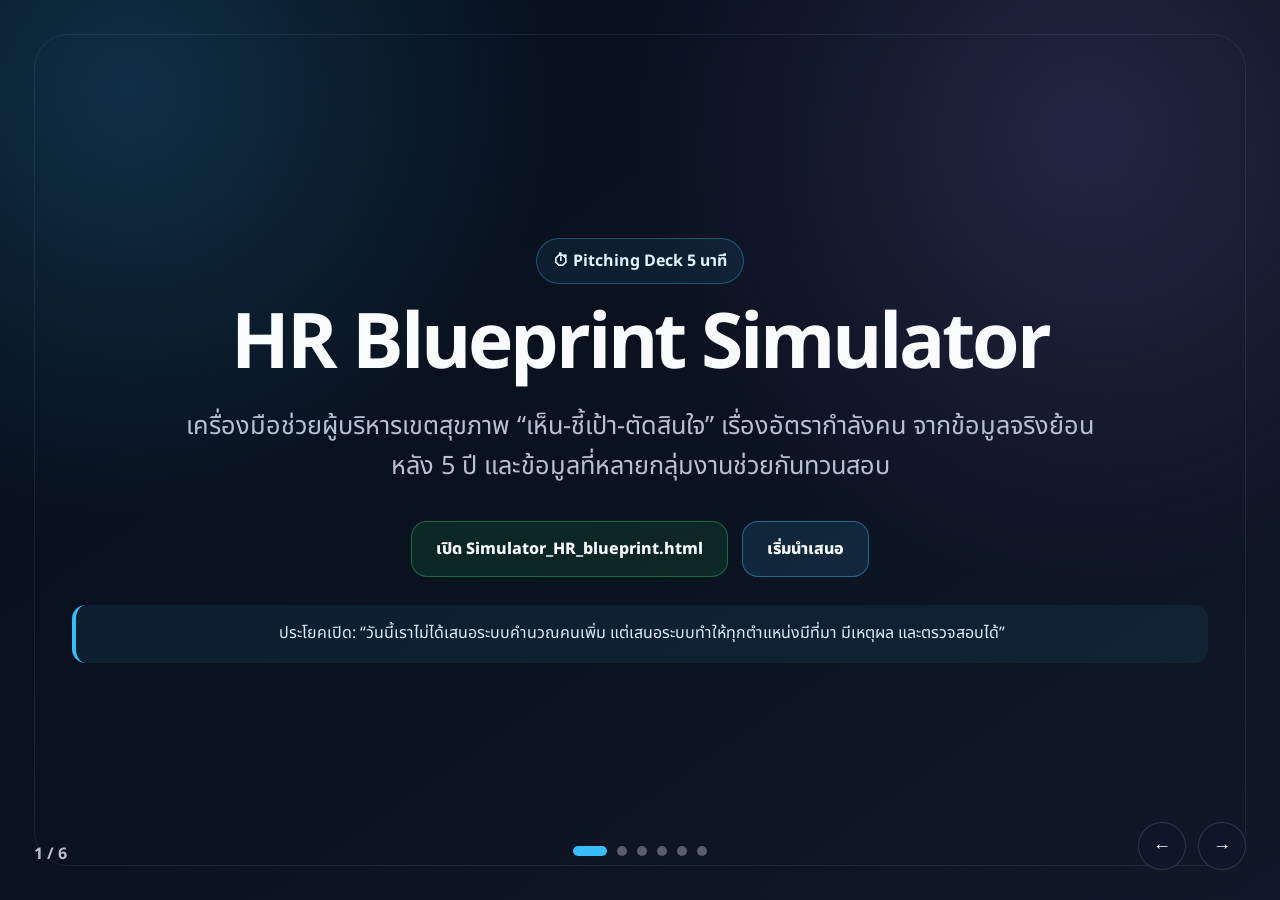
<file: index.html>
<!DOCTYPE html>
<html lang="th">
<head>
  <meta charset="UTF-8">
  <meta name="viewport" content="width=device-width, initial-scale=1.0">
  <title>HR Blueprint Simulator Pitching Deck — เขตสุขภาพที่ 1</title>
  <link href="https://fonts.googleapis.com/css2?family=Inter:wght@400;600;700;800&family=Noto+Sans+Thai:wght@400;500;600;700;800&display=swap" rel="stylesheet">
  <style>
    :root {
      --bg: #07111f;
      --panel: rgba(15, 23, 42, 0.78);
      --line: rgba(148, 163, 184, 0.24);
      --text: #f8fafc;
      --muted: #b6c2d2;
      --blue: #38bdf8;
      --green: #22c55e;
      --amber: #f59e0b;
      --red: #fb7185;
      --violet: #a78bfa;
    }

    * { box-sizing: border-box; margin: 0; padding: 0; }
    body {
      width: 100vw;
      height: 100vh;
      overflow: hidden;
      font-family: 'Noto Sans Thai', 'Inter', sans-serif;
      background:
        radial-gradient(circle at 10% 10%, rgba(56, 189, 248, 0.18), transparent 30%),
        radial-gradient(circle at 85% 15%, rgba(167, 139, 250, 0.16), transparent 34%),
        linear-gradient(145deg, #06101d, #0b1220 55%, #111827);
      color: var(--text);
    }

    .deck { display: flex; width: 100%; height: 100%; transition: transform .55s cubic-bezier(.65,0,.35,1); }
    .slide {
      min-width: 100vw;
      height: 100vh;
      padding: 54px 72px;
      display: flex;
      align-items: center;
      justify-content: center;
      position: relative;
    }
    .slide::after {
      content: '';
      position: absolute;
      inset: 34px;
      border: 1px solid rgba(148, 163, 184, .12);
      border-radius: 34px;
      pointer-events: none;
    }
    .content { width: min(1180px, 100%); opacity: 0; transform: translateY(18px); transition: all .45s ease .16s; }
    .active-slide .content { opacity: 1; transform: translateY(0); }

    .eyebrow { color: var(--blue); font-weight: 800; letter-spacing: .08em; text-transform: uppercase; margin-bottom: 14px; font-size: .95rem; }
    h1 { font-size: clamp(3rem, 6vw, 5.8rem); line-height: 1.04; letter-spacing: -.04em; margin-bottom: 22px; }
    h2 { font-size: clamp(2.15rem, 4.1vw, 4rem); line-height: 1.12; letter-spacing: -.03em; margin-bottom: 24px; }
    h3 { font-size: 1.32rem; margin-bottom: 10px; }
    p { color: var(--muted); font-size: 1.28rem; line-height: 1.58; }
    strong { color: #ffffff; }

    .hero-sub { font-size: 1.58rem; max-width: 920px; margin: 0 auto; }
    .time-pill {
      display: inline-flex; gap: 9px; align-items: center;
      border: 1px solid rgba(56, 189, 248, .35);
      color: #dff6ff;
      background: rgba(56, 189, 248, .08);
      padding: 10px 16px;
      border-radius: 999px;
      margin-bottom: 22px;
      font-weight: 700;
    }
    .grid { display: grid; grid-template-columns: repeat(3, 1fr); gap: 18px; margin-top: 30px; }
    .grid.two { grid-template-columns: repeat(2, 1fr); }
    .card {
      background: var(--panel);
      border: 1px solid var(--line);
      border-radius: 24px;
      padding: 24px 26px;
      box-shadow: 0 20px 60px rgba(0,0,0,.20);
      min-height: 150px;
    }
    .card.big { min-height: 210px; }
    .card p, .item p { font-size: 1.04rem; line-height: 1.48; }
    .icon { font-size: 2.1rem; margin-bottom: 8px; display: block; }
    .tag { display: inline-block; padding: 5px 10px; border-radius: 999px; font-size: .82rem; font-weight: 800; margin-bottom: 12px; }
    .tag.red { color: #ffe4e6; background: rgba(251, 113, 133, .16); border: 1px solid rgba(251,113,133,.25); }
    .tag.green { color: #dcfce7; background: rgba(34,197,94,.15); border: 1px solid rgba(34,197,94,.25); }
    .tag.amber { color: #fef3c7; background: rgba(245,158,11,.15); border: 1px solid rgba(245,158,11,.28); }
    .tag.violet { color: #ede9fe; background: rgba(167,139,250,.15); border: 1px solid rgba(167,139,250,.28); }

    .list { display: grid; gap: 14px; margin-top: 28px; }
    .item {
      display: grid;
      grid-template-columns: 44px 1fr;
      align-items: start;
      gap: 14px;
      padding: 18px 20px;
      border: 1px solid var(--line);
      background: rgba(15, 23, 42, .68);
      border-radius: 20px;
    }
    .mark {
      width: 44px; height: 44px; border-radius: 15px;
      display: grid; place-items: center;
      background: rgba(56,189,248,.12);
      color: var(--blue); font-weight: 900;
      font-size: 1.15rem;
    }
    .workflow { display: grid; grid-template-columns: repeat(5, 1fr); gap: 13px; margin-top: 30px; }
    .step {
      border: 1px solid rgba(56,189,248,.25);
      background: rgba(8, 47, 73, .42);
      border-radius: 22px;
      padding: 18px;
      min-height: 165px;
      position: relative;
    }
    .step b { color: var(--blue); display: block; font-size: 1.8rem; margin-bottom: 8px; }
    .step p { font-size: .98rem; line-height: 1.42; }
    .formula {
      display: grid; grid-template-columns: 1fr auto 1fr auto 1fr; align-items: center; gap: 16px; margin-top: 34px;
    }
    .formula .box {
      padding: 28px;
      border-radius: 26px;
      background: rgba(15,23,42,.78);
      border: 1px solid var(--line);
      text-align: center;
      min-height: 174px;
    }
    .formula .op { color: var(--muted); font-size: 2.4rem; font-weight: 900; }
    .box .small { font-size: 1rem; margin-top: 8px; }
    .proof-grid { display: grid; grid-template-columns: 1.05fr .95fr; gap: 22px; margin-top: 28px; align-items: stretch; }
    .proof-panel {
      padding: 28px;
      background: rgba(15,23,42,.8);
      border: 1px solid var(--line);
      border-radius: 26px;
    }
    .proof-line { display: flex; gap: 13px; align-items: center; margin: 16px 0; font-size: 1.16rem; color: #e2e8f0; }
    .proof-line span { color: var(--green); font-weight: 900; }
    .speaker { margin-top: 28px; padding: 16px 20px; border-left: 4px solid var(--blue); background: rgba(56,189,248,.08); color: #dbeafe; border-radius: 14px; font-size: 1rem; }
    .cta-row { display: flex; gap: 14px; justify-content: center; flex-wrap: wrap; margin-top: 34px; }
    .button {
      border: 1px solid rgba(56,189,248,.45);
      background: rgba(56,189,248,.12);
      color: #f8fafc;
      padding: 15px 24px;
      border-radius: 16px;
      text-decoration: none;
      font-weight: 800;
      transition: .2s;
    }
    .button:hover { background: rgba(56,189,248,.22); transform: translateY(-2px); }
    .button.secondary { border-color: rgba(34,197,94,.45); background: rgba(34,197,94,.12); }

    .controls { position: fixed; right: 34px; bottom: 30px; display: flex; gap: 12px; z-index: 50; }
    .nav-btn {
      width: 48px; height: 48px; border-radius: 999px;
      background: rgba(15,23,42,.86);
      border: 1px solid var(--line);
      color: white;
      cursor: pointer;
      font-size: 1.15rem;
    }
    .dots { position: fixed; left: 50%; bottom: 44px; transform: translateX(-50%); display: flex; gap: 10px; z-index: 50; }
    .dot { width: 10px; height: 10px; border-radius: 999px; background: rgba(226,232,240,.35); cursor: pointer; transition: .2s; }
    .dot.active { width: 34px; background: var(--blue); }
    .slide-no { position: fixed; left: 34px; bottom: 34px; color: var(--muted); z-index: 50; font-weight: 700; }

    @media (max-width: 920px) {
      body { overflow: auto; height: auto; }
      .deck { display: block; transform: none !important; }
      .slide { min-width: auto; min-height: 100vh; height: auto; padding: 48px 22px; }
      .slide::after, .controls, .dots, .slide-no { display: none; }
      .grid, .grid.two, .workflow, .proof-grid, .formula { grid-template-columns: 1fr; }
      .formula .op { display: none; }
    }
  </style>
</head>
<body>
  <main class="deck" id="deck">
    <section class="slide active-slide">
      <div class="content" style="text-align:center;">
        <div class="time-pill">⏱ Pitching Deck 5 นาที</div>
        <h1>HR Blueprint Simulator</h1>
        <p class="hero-sub">เครื่องมือช่วยผู้บริหารเขตสุขภาพ “เห็น-ชี้เป้า-ตัดสินใจ” เรื่องอัตรากำลังคน จากข้อมูลจริงย้อนหลัง 5 ปี และข้อมูลที่หลายกลุ่มงานช่วยกันทวนสอบ</p>
        <div class="cta-row">
          <a class="button secondary" href="Simulator_HR_blueprint.html">เปิด Simulator_HR_blueprint.html</a>
          <a class="button" href="#" onclick="goToSlide(1); return false;">เริ่มนำเสนอ</a>
        </div>
        <p class="speaker">ประโยคเปิด: “วันนี้เราไม่ได้เสนอระบบคำนวณคนเพิ่ม แต่เสนอระบบทำให้ทุกตำแหน่งมีที่มา มีเหตุผล และตรวจสอบได้”</p>
      </div>
    </section>

    <section class="slide">
      <div class="content">
        <div class="eyebrow">1 / ปัญหาที่ผู้ตรวจถาม</div>
        <h2>เขตต้องรู้ว่า “คนอยู่ตรงไหน ขาดตรงไหน และตำแหน่งว่างจัดการอย่างไร”</h2>
        <div class="grid two">
          <div class="card big">
            <span class="tag red">Pain Point</span>
            <h3>ข้อมูลอัตรากำลังกระจัดกระจาย</h3>
            <p>ต้องเห็นภาพรวมตาม <strong>ประเภทการจ้างงาน</strong> และ <strong>ประเภทวิชาชีพ</strong> แต่ข้อมูลจริงอยู่หลายระบบและหลายกลุ่มงาน</p>
          </div>
          <div class="card big">
            <span class="tag red">Blind Spot</span>
            <h3>ตำแหน่งว่างยังชี้เป้าไม่ครบ</h3>
            <p>เขตต้องรู้ว่า <strong>ตำแหน่งว่าง</strong> ใดบริหารได้แล้ว ตำแหน่งใดยังติดขัด และ <strong>ตำแหน่งที่ต้องยุบ</strong> มีจำนวนเท่าไร</p>
          </div>
        </div>
        <div class="list">
          <div class="item"><div class="mark">!</div><p>จังหวัดทำกระบวนการบริหารตำแหน่งหลายขั้น แต่เขตมักเห็นเพียงผลลัพธ์ปลายทาง ไม่เห็น process และ evidence กลางทาง</p></div>
          <div class="item"><div class="mark">!</div><p>ถ้าคิดตาม “กรอบ” อย่างเดียว อาจไม่สะท้อนภาระงานจริงและความซับซ้อนของพื้นที่</p></div>
        </div>
      </div>
    </section>

    <section class="slide">
      <div class="content">
        <div class="eyebrow">2 / แนวคิดที่นำมาแก้</div>
        <h2>เปลี่ยนจาก “ขอคนเพิ่ม” เป็น “พิสูจน์ความจำเป็นของคน”</h2>
        <div class="formula">
          <div class="box">
            <span class="icon">📌</span>
            <h3>Actual History</h3>
            <p class="small">ใช้ข้อมูลจริงย้อนหลัง 5 ปี: 2569, 2568, 2567, 2566, 2565</p>
          </div>
          <div class="op">+</div>
          <div class="box">
            <span class="icon">⚙️</span>
            <h3>WISN Logic</h3>
            <p class="small">เทียบภาระงานกับเวลามาตรฐาน AWT, CAS, IAS และ FTE</p>
          </div>
          <div class="op">+</div>
          <div class="box">
            <span class="icon">🤝</span>
            <h3>Collaborative Profile</h3>
            <p class="small">ให้ HR, HIS, ยุทธศาสตร์, NCD/Service Plan เติมข้อมูลใน Profile เดียวกัน</p>
          </div>
        </div>
        <p class="speaker">แก่นของระบบ: ไม่สร้างข้อมูลจากอนาคต ไม่เฉลี่ยยอดจังหวัดลงอำเภอโดยไม่มีหลักฐาน และไม่ตีความช่องว่างเป็นศูนย์</p>
      </div>
    </section>

    <section class="slide">
      <div class="content">
        <div class="eyebrow">3 / ใช้อย่างไร</div>
        <h2>Workflow เดียวที่เข้ากับงานราชการ: Excel + Google Sheets + Simulator</h2>
        <div class="workflow">
          <div class="step"><b>1</b><h3>เลือกพื้นที่</h3><p>จังหวัด / อำเภอ / หน่วยบริการ และปีอ้างอิงล่าสุด</p></div>
          <div class="step"><b>2</b><h3>Export Excel Template</h3><p>ได้ไฟล์ที่มีหัวตารางไทย คำอธิบาย หน่วย และแหล่งข้อมูลแนะนำ</p></div>
          <div class="step"><b>3</b><h3>กรอกพร้อมกัน</h3><p>เปิดใน Google Sheets ให้หลายกลุ่มงานแก้ไฟล์เดียว ไม่ต้องส่ง final หลายเวอร์ชัน</p></div>
          <div class="step"><b>4</b><h3>Import Excel / Sync</h3><p>นำข้อมูลกลับเข้า Simulator โดยข้ามแถวคำอธิบายอัตโนมัติ</p></div>
          <div class="step"><b>5</b><h3>ตรวจ Completeness</h3><p>ดูความครบถ้วนของ Population, Workload, Workforce, Target Need และ Provenance</p></div>
        </div>
        <p class="speaker">เหมาะกับสถานการณ์จริง เพราะไม่บังคับให้ทุกกลุ่มงานเข้าระบบใหม่ทันที แต่ยังรวมข้อมูลเป็นมาตรฐานเดียวกันได้</p>
      </div>
    </section>

    <section class="slide">
      <div class="content">
        <div class="eyebrow">4 / ได้คำตอบอะไร</div>
        <h2>สิ่งที่ผู้บริหารเขตเห็นได้ทันทีหลังวิเคราะห์</h2>
        <div class="grid">
          <div class="card"><span class="tag green">ภาพรวมคน</span><h3>มีคนเท่าไร</h3><p>แยกตามวิชาชีพ ปี และกำลังคนจริง เพื่อเห็น supply trend ย้อนหลัง</p></div>
          <div class="card"><span class="tag amber">ภาระงาน</span><h3>ควรมีคนเท่าไร</h3><p>คำนวณ Required FTE จาก workload จริง ไม่ใช่ความรู้สึกหรือค่าเฉลี่ยลอย ๆ</p></div>
          <div class="card"><span class="tag red">GAP</span><h3>ขาด/เกินตรงไหน</h3><p>เห็น HR GAP, WISN Ratio, Pressure และ Risk รายปี รายวิชาชีพ</p></div>
          <div class="card"><span class="tag violet">ตำแหน่งว่าง</span><h3>บริหารตำแหน่งอย่างไร</h3><p>ใช้ข้อมูล vacancy และ movement เพื่อชี้เป้าว่าควรเติม ย้าย ปรับ หรือทวนสอบ</p></div>
          <div class="card"><span class="tag violet">ตำแหน่งที่ต้องยุบ</span><h3>ชี้เป้าได้มีเหตุผล</h3><p>ระบุตำแหน่งที่ไม่มี workload รองรับหรือไม่สามารถบริหารได้ พร้อมหลักฐานประกอบ</p></div>
          <div class="card"><span class="tag green">แผนปีถัดไป</span><h3>ปรับแผนจากข้อมูลจริง</h3><p>เทียบกรอบ ภาระงาน ส่วนขาด และความพร้อมข้อมูล เพื่อจัดทำข้อเสนอปีต่อไป</p></div>
        </div>
      </div>
    </section>

    <section class="slide">
      <div class="content">
        <div class="eyebrow">5 / พิสูจน์ได้อย่างไร + ข้อเสนอ</div>
        <h2>คำตอบทุกตัวเลขต้องย้อนกลับไปตรวจได้</h2>
        <div class="proof-grid">
          <div class="proof-panel">
            <h3>Evidence Trail</h3>
            <div class="proof-line"><span>✓</span> สถานะข้อมูล: Draft → Reviewed → Verified</div>
            <div class="proof-line"><span>✓</span> มี owner, source, updated date และ note ทุก section</div>
            <div class="proof-line"><span>✓</span> ใช้ Trace & Export เพื่อแสดงสูตร แหล่งข้อมูล และข้อจำกัด</div>
            <div class="proof-line"><span>✓</span> ช่องว่าง = ยังไม่มีข้อมูล, 0 = ค่าจริงเป็นศูนย์</div>
          </div>
          <div class="proof-panel">
            <h3>Ask ในที่ประชุม</h3>
            <p>ขอให้เขตใช้ HR Blueprint Simulator เป็น “โต๊ะกลางข้อมูลอัตรากำลัง” เพื่อเก็บข้อมูลย้อนหลัง 5 ปี ทวนสอบตำแหน่งว่าง และจัดทำข้อเสนอเติมคน ปรับคน หรือยุบตำแหน่งในปีถัดไป</p>
            <div class="cta-row" style="justify-content:flex-start;">
              <a class="button secondary" href="Simulator_HR_blueprint.html">เปิด HR Blueprint Simulator</a>
            </div>
          </div>
        </div>
        <p class="speaker">ประโยคปิด: “ระบบนี้ไม่ได้แทนการตัดสินใจของผู้บริหาร แต่ทำให้การตัดสินใจมีหลักฐานกลางที่จังหวัดและเขตใช้ร่วมกันได้”</p>
      </div>
    </section>
  </main>

  <div class="slide-no" id="slideNo">1 / 6</div>
  <div class="dots" id="dots"></div>
  <div class="controls">
    <button class="nav-btn" onclick="prevSlide()">←</button>
    <button class="nav-btn" onclick="nextSlide()">→</button>
  </div>

  <script>
    let currentSlide = 0;
    const slides = document.querySelectorAll('.slide');
    const deck = document.getElementById('deck');
    const dotsContainer = document.getElementById('dots');
    const slideNo = document.getElementById('slideNo');

    slides.forEach((_, i) => {
      const dot = document.createElement('div');
      dot.className = 'dot' + (i === 0 ? ' active' : '');
      dot.onclick = () => goToSlide(i);
      dotsContainer.appendChild(dot);
    });

    function updateSlides() {
      deck.style.transform = `translateX(-${currentSlide * 100}vw)`;
      slides.forEach((slide, i) => slide.classList.toggle('active-slide', i === currentSlide));
      document.querySelectorAll('.dot').forEach((dot, i) => dot.classList.toggle('active', i === currentSlide));
      slideNo.textContent = `${currentSlide + 1} / ${slides.length}`;
    }

    function nextSlide() {
      if (currentSlide < slides.length - 1) {
        currentSlide += 1;
        updateSlides();
      }
    }

    function prevSlide() {
      if (currentSlide > 0) {
        currentSlide -= 1;
        updateSlides();
      }
    }

    function goToSlide(index) {
      currentSlide = Math.max(0, Math.min(slides.length - 1, index));
      updateSlides();
    }

    document.addEventListener('keydown', (event) => {
      if (event.key === 'ArrowRight' || event.key === ' ' || event.key === 'PageDown') nextSlide();
      if (event.key === 'ArrowLeft' || event.key === 'PageUp') prevSlide();
      if (event.key === 'Home') goToSlide(0);
      if (event.key === 'End') goToSlide(slides.length - 1);
    });
  </script>
</body>
</html>
</file>
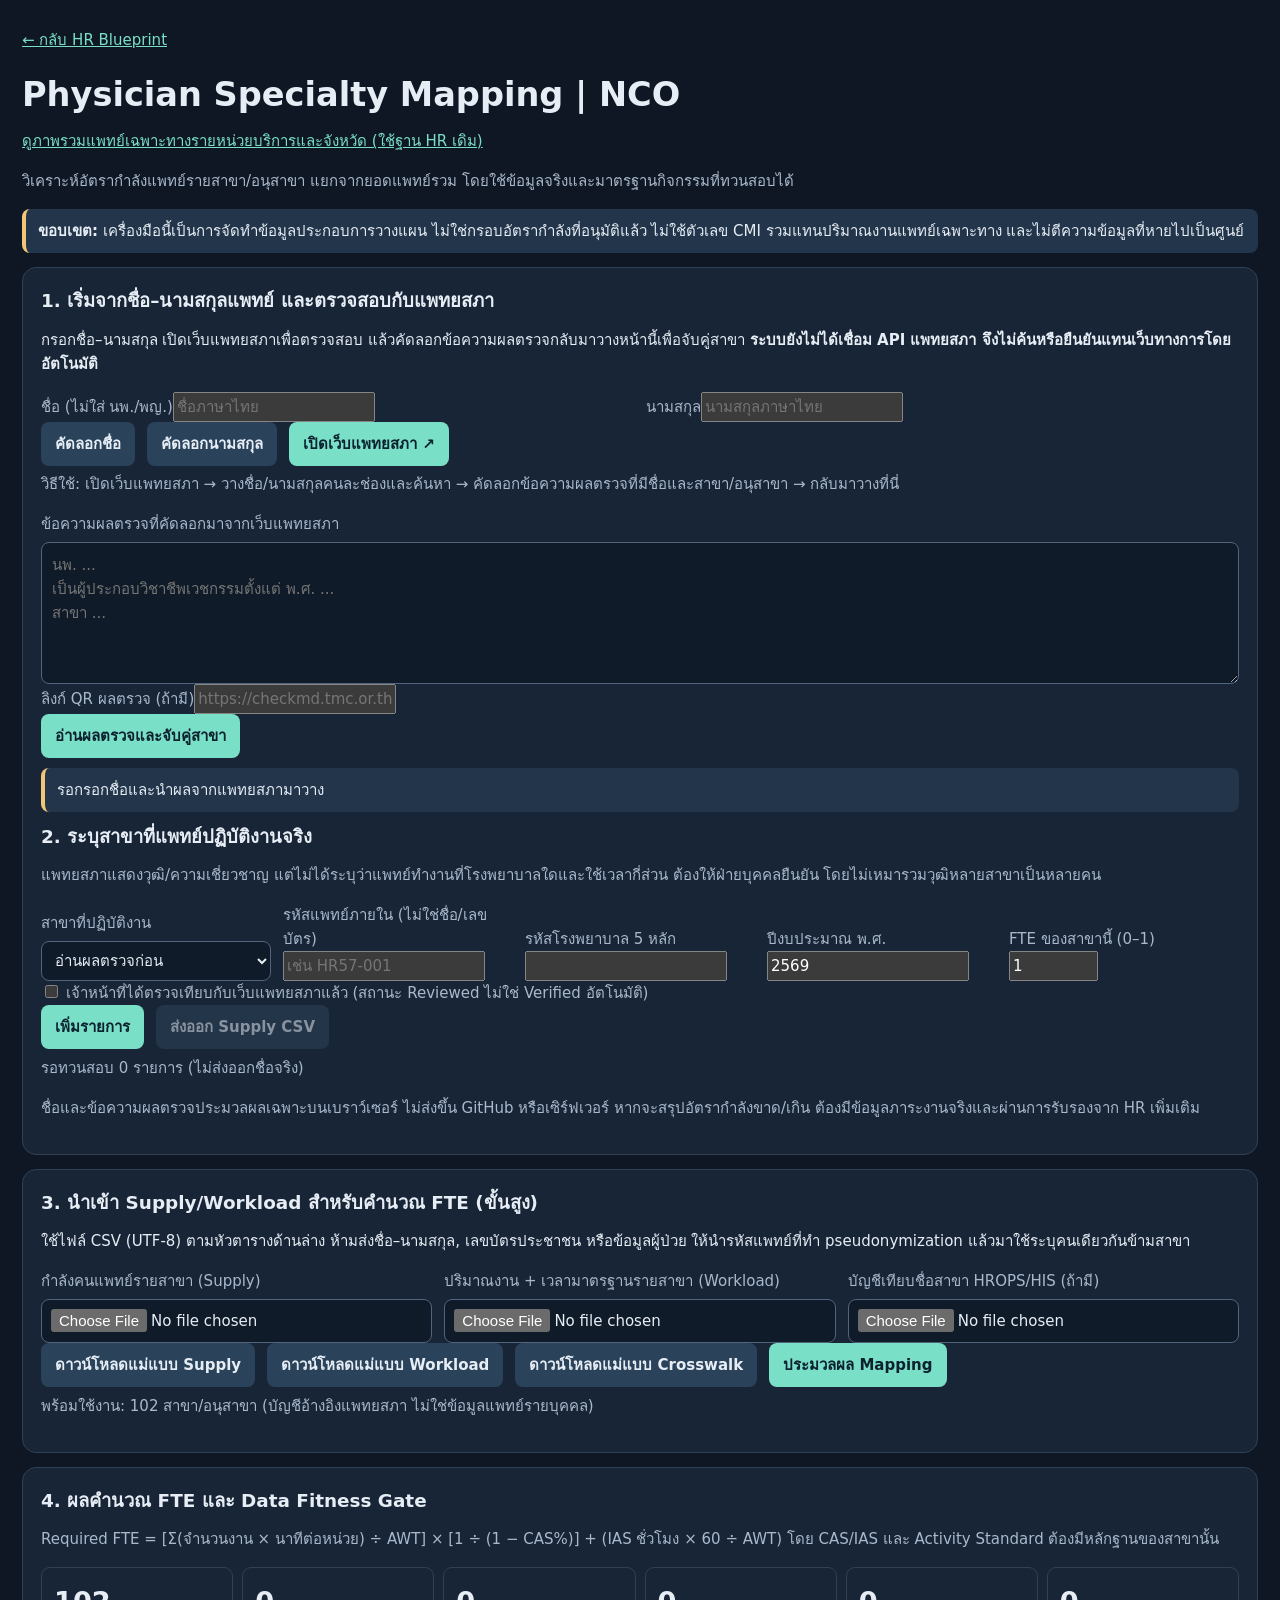
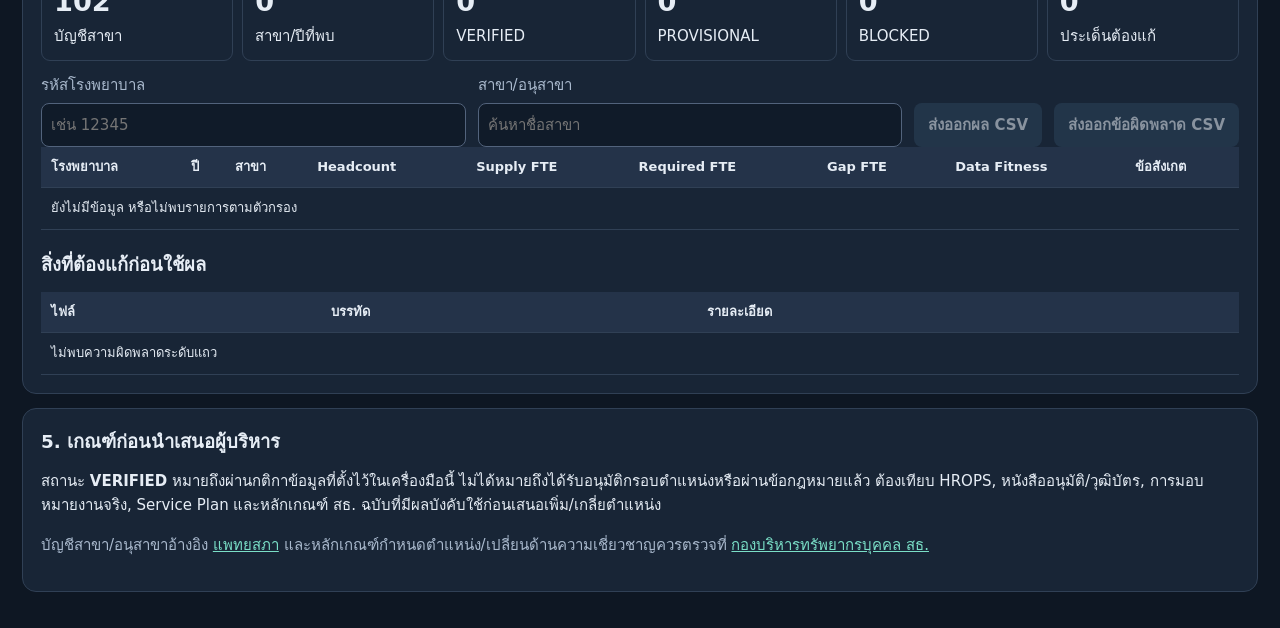
<file: physician_specialty_mapping.html>
<!doctype html>
<html lang="th">
<head>
  <meta charset="utf-8">
  <meta name="viewport" content="width=device-width, initial-scale=1">
  <title>NCO | Physician Specialty Mapping</title>
  <style>
    :root { color-scheme:dark; --bg:#0e1723; --card:#182536; --line:#304055; --text:#e6edf5; --muted:#a9b9cd; --accent:#7adfc7; }
    * { box-sizing:border-box; }
    body { margin:0; font:15px/1.6 system-ui,"Noto Sans Thai",sans-serif; color:var(--text); background:var(--bg); }
    main { max-width:1300px; margin:auto; padding:22px; }
    a { color:var(--accent); } h1 { font-size:clamp(1.4rem,3vw,2.1rem); margin:0 0 7px; }
    h2 { font-size:1.15rem; margin:0 0 12px; } p { margin:.4rem 0 1rem; }
    .muted,small { color:var(--muted); }
    .panel { background:var(--card); border:1px solid var(--line); border-radius:14px; padding:18px; margin:14px 0; }
    .row { display:flex; flex-wrap:wrap; align-items:end; gap:12px; }
    label { display:block; color:var(--muted); min-width:200px; flex:1; }
    input,select,button { font:inherit; }
    input[type=file],input[type=search],select { display:block; width:100%; background:#101b29; border:1px solid #52637c; border-radius:8px; color:var(--text); padding:9px; margin-top:6px; }
    button { cursor:pointer; padding:10px 14px; background:var(--accent); color:#0c2130; border:0; border-radius:8px; font-weight:650; }
    button.secondary { color:var(--text); background:#2b435a; }
    button:disabled { cursor:not-allowed; opacity:.55; }
    button:focus-visible,a:focus-visible,input:focus-visible,select:focus-visible { outline:2px solid #d4a86c; outline-offset:2px; }
    .flag { padding:10px 12px; margin:10px 0; background:#23354a; border-radius:8px; border-left:4px solid #f2c577; }
    .stats { display:grid; grid-template-columns:repeat(auto-fit,minmax(150px,1fr)); gap:9px; margin:12px 0; }
    .stat { padding:12px; border:1px solid var(--line); border-radius:9px; }
    .stat strong { display:block; font-size:1.7rem; }
    .table-wrap { overflow-x:auto; max-height:520px; }
    table { width:100%; border-collapse:collapse; font-size:13px; }
    th,td { text-align:left; padding:10px; border-bottom:1px solid var(--line); vertical-align:top; }
    th { position:sticky; top:0; background:#243349; white-space:nowrap; }
    .num { text-align:right; font-variant-numeric:tabular-nums; }
    .badge { display:inline-block; border-radius:9px; padding:2px 8px; background:#3d4e63; }
    .badge.verified { background:#1f6157; }.badge.provisional { background:#64532f; }.badge.blocked { background:#733c45; }
    textarea { display:block; width:100%; margin-top:6px; padding:10px; color:var(--text); background:#101b29; border:1px solid #52637c; border-radius:8px; font:inherit; } .tmc-launch { display:inline-flex; align-items:center; padding:10px 14px; border-radius:8px; background:var(--accent); color:#0c2130; font-weight:650; text-decoration:none; } .sr-only { position:absolute; width:1px; height:1px; overflow:hidden; clip:rect(0,0,0,0); }
  </style>
</head>
<body>
<main>
  <p><a href="Simulator_HR_blueprint.html">← กลับ HR Blueprint</a></p>
  <h1>Physician Specialty Mapping | NCO</h1>
  <p><a href="physician_specialty_region1.html">ดูภาพรวมแพทย์เฉพาะทางรายหน่วยบริการและจังหวัด (ใช้ฐาน HR เดิม)</a></p>
  <p class="muted">วิเคราะห์อัตรากำลังแพทย์รายสาขา/อนุสาขา แยกจากยอดแพทย์รวม โดยใช้ข้อมูลจริงและมาตรฐานกิจกรรมที่ทวนสอบได้</p>
  <div class="flag"><strong>ขอบเขต:</strong> เครื่องมือนี้เป็นการจัดทำข้อมูลประกอบการวางแผน ไม่ใช่กรอบอัตรากำลังที่อนุมัติแล้ว ไม่ใช้ตัวเลข CMI รวมแทนปริมาณงานแพทย์เฉพาะทาง และไม่ตีความข้อมูลที่หายไปเป็นศูนย์</div>

  <section class="panel" id="tmcNameFirst">
  <h2>1. เริ่มจากชื่อ–นามสกุลแพทย์ และตรวจสอบกับแพทยสภา</h2>
  <p>กรอกชื่อ–นามสกุล เปิดเว็บแพทยสภาเพื่อตรวจสอบ แล้วคัดลอกข้อความผลตรวจกลับมาวางหน้านี้เพื่อจับคู่สาขา <strong>ระบบยังไม่ได้เชื่อม API แพทยสภา จึงไม่ค้นหรือยืนยันแทนเว็บทางการโดยอัตโนมัติ</strong></p>
  <div class="row">
    <label>ชื่อ (ไม่ใส่ นพ./พญ.)<input id="tmcFirst" autocomplete="off" placeholder="ชื่อภาษาไทย"></label>
    <label>นามสกุล<input id="tmcLast" autocomplete="off" placeholder="นามสกุลภาษาไทย"></label>
  </div>
  <div class="row"><button type="button" class="secondary" id="tmcCopyFirst">คัดลอกชื่อ</button><button type="button" class="secondary" id="tmcCopyLast">คัดลอกนามสกุล</button>
    <a class="tmc-launch" href="https://checkmd.tmc.or.th/v3" target="_blank" rel="noopener noreferrer">เปิดเว็บแพทยสภา ↗</a>
  </div>
  <p class="muted">วิธีใช้: เปิดเว็บแพทยสภา → วางชื่อ/นามสกุลคนละช่องและค้นหา → คัดลอกข้อความผลตรวจที่มีชื่อและสาขา/อนุสาขา → กลับมาวางที่นี่</p>
  <label>ข้อความผลตรวจที่คัดลอกมาจากเว็บแพทยสภา<textarea id="tmcText" rows="5" placeholder="นพ. ...&#10;เป็นผู้ประกอบวิชาชีพเวชกรรมตั้งแต่ พ.ศ. ...&#10;สาขา ..."></textarea></label>
  <label>ลิงก์ QR ผลตรวจ (ถ้ามี)<input id="tmcProof" type="url" placeholder="https://checkmd.tmc.or.th/QrCode?p=..."></label>
  <button type="button" id="tmcRead">อ่านผลตรวจและจับคู่สาขา</button>
  <p class="flag" id="tmcStatus" role="status" aria-live="polite">รอกรอกชื่อและนำผลจากแพทยสภามาวาง</p>
  <h2>2. ระบุสาขาที่แพทย์ปฏิบัติงานจริง</h2>
  <p class="muted">แพทยสภาแสดงวุฒิ/ความเชี่ยวชาญ แต่ไม่ได้ระบุว่าแพทย์ทำงานที่โรงพยาบาลใดและใช้เวลากี่ส่วน ต้องให้ฝ่ายบุคคลยืนยัน โดยไม่เหมารวมวุฒิหลายสาขาเป็นหลายคน</p>
  <div class="row">
    <label>สาขาที่ปฏิบัติงาน<select id="tmcSelect"><option value="">อ่านผลตรวจก่อน</option></select></label>
    <label>รหัสแพทย์ภายใน (ไม่ใช่ชื่อ/เลขบัตร)<input id="tmcKey" autocomplete="off" placeholder="เช่น HR57-001"></label>
    <label>รหัสโรงพยาบาล 5 หลัก<input id="tmcHospital" inputmode="numeric" maxlength="5"></label>
    <label>ปีงบประมาณ พ.ศ.<input id="tmcYear" inputmode="numeric" value="2569"></label>
    <label>FTE ของสาขานี้ (0–1)<input id="tmcFte" type="number" min="0.01" max="1" step="0.05" value="1"></label>
  </div>
  <label><input id="tmcReviewed" type="checkbox"> เจ้าหน้าที่ได้ตรวจเทียบกับเว็บแพทยสภาแล้ว (สถานะ Reviewed ไม่ใช่ Verified อัตโนมัติ)</label>
  <div class="row"><button id="tmcAdd" type="button">เพิ่มรายการ</button><button id="tmcExport" type="button" class="secondary" disabled>ส่งออก Supply CSV</button></div>
  <p id="tmcCount" class="muted"></p><ul id="tmcRows"></ul>
  <p class="muted">ชื่อและข้อความผลตรวจประมวลผลเฉพาะบนเบราว์เซอร์ ไม่ส่งขึ้น GitHub หรือเซิร์ฟเวอร์ หากจะสรุปอัตรากำลังขาด/เกิน ต้องมีข้อมูลภาระงานจริงและผ่านการรับรองจาก HR เพิ่มเติม</p>
</section>
<section class="panel" aria-label="Import files">
    <h2>3. นำเข้า Supply/Workload สำหรับคำนวณ FTE (ขั้นสูง)</h2>
    <p>ใช้ไฟล์ CSV (UTF-8) ตามหัวตารางด้านล่าง ห้ามส่งชื่อ–นามสกุล, เลขบัตรประชาชน หรือข้อมูลผู้ป่วย ให้นำรหัสแพทย์ที่ทำ pseudonymization แล้วมาใช้ระบุคนเดียวกันข้ามสาขา</p>
    <div class="row">
      <label>กำลังคนแพทย์รายสาขา (Supply)<input type="file" id="supplyFile" accept=".csv,text/csv"></label>
      <label>ปริมาณงาน + เวลามาตรฐานรายสาขา (Workload)<input type="file" id="workloadFile" accept=".csv,text/csv"></label>
      <label>บัญชีเทียบชื่อสาขา HROPS/HIS (ถ้ามี)<input type="file" id="crosswalkFile" accept=".csv,text/csv"></label>
    </div>
    <div class="row">
      <button type="button" class="secondary" data-template="supply">ดาวน์โหลดแม่แบบ Supply</button>
      <button type="button" class="secondary" data-template="workload">ดาวน์โหลดแม่แบบ Workload</button>
      <button type="button" class="secondary" data-template="crosswalk">ดาวน์โหลดแม่แบบ Crosswalk</button>
      <button type="button" id="calculate">ประมวลผล Mapping</button>
    </div>
    <p id="catalogStatus" role="status" class="muted">กำลังโหลดบัญชีสาขาแพทย์...</p>
  </section>

  <section class="panel">
    <h2>4. ผลคำนวณ FTE และ Data Fitness Gate</h2>
    <p class="muted">Required FTE = [Σ(จำนวนงาน × นาทีต่อหน่วย) ÷ AWT] × [1 ÷ (1 − CAS%)] + (IAS ชั่วโมง × 60 ÷ AWT) โดย CAS/IAS และ Activity Standard ต้องมีหลักฐานของสาขานั้น</p>
    <div id="summary" class="stats" aria-live="polite"></div>
    <div class="row">
      <label>รหัสโรงพยาบาล<input id="filterHospital" type="search" placeholder="เช่น 12345"></label>
      <label>สาขา/อนุสาขา<input id="filterSpecialty" type="search" placeholder="ค้นหาชื่อสาขา"></label>
      <button type="button" class="secondary" id="downloadResults" disabled>ส่งออกผล CSV</button>
      <button type="button" class="secondary" id="downloadIssues" disabled>ส่งออกข้อผิดพลาด CSV</button>
    </div>
    <div class="table-wrap">
      <table><thead><tr><th>โรงพยาบาล</th><th>ปี</th><th>สาขา</th><th>Headcount</th><th>Supply FTE</th><th>Required FTE</th><th>Gap FTE</th><th>Data Fitness</th><th>ข้อสังเกต</th></tr></thead><tbody id="resultsBody"><tr><td colspan="9">กรุณานำเข้า Supply และ Workload เพื่อเริ่มต้น</td></tr></tbody></table>
    </div>
    <h2 style="margin-top:20px">สิ่งที่ต้องแก้ก่อนใช้ผล</h2>
    <div class="table-wrap">
      <table><thead><tr><th>ไฟล์</th><th>บรรทัด</th><th>รายละเอียด</th></tr></thead><tbody id="issuesBody"><tr><td colspan="3">ยังไม่มีข้อมูลตรวจสอบ</td></tr></tbody></table>
    </div>
  </section>
  <section class="panel">
    <h2>5. เกณฑ์ก่อนนำเสนอผู้บริหาร</h2>
    <p>สถานะ <strong>VERIFIED</strong> หมายถึงผ่านกติกาข้อมูลที่ตั้งไว้ในเครื่องมือนี้ ไม่ได้หมายถึงได้รับอนุมัติกรอบตำแหน่งหรือผ่านข้อกฎหมายแล้ว ต้องเทียบ HROPS, หนังสืออนุมัติ/วุฒิบัตร, การมอบหมายงานจริง, Service Plan และหลักเกณฑ์ สธ. ฉบับที่มีผลบังคับใช้ก่อนเสนอเพิ่ม/เกลี่ยตำแหน่ง</p>
    <p class="muted">บัญชีสาขา/อนุสาขาอ้างอิง <a href="https://tmc.or.th/tcgme/file_download/%E0%B8%AA%E0%B8%B2%E0%B8%82%E0%B8%B2-%E0%B8%AD%E0%B8%99%E0%B8%B8%E0%B8%AA%E0%B8%B2%E0%B8%82%E0%B8%B2%20%E0%B8%97%E0%B8%B5%E0%B9%88%E0%B9%81%E0%B8%9E%E0%B8%97%E0%B8%A2%E0%B8%AA%E0%B8%A0%E0%B8%B2%E0%B8%A3%E0%B8%B1%E0%B8%9A%E0%B8%A3%E0%B8%AD%E0%B8%87%20TMC.pdf" target="_blank" rel="noopener">แพทยสภา</a> และหลักเกณฑ์กำหนดตำแหน่ง/เปลี่ยนด้านความเชี่ยวชาญควรตรวจที่ <a href="https://hr.moph.go.th/site/hr_moph/?p=302853" target="_blank" rel="noopener">กองบริหารทรัพยากรบุคคล สธ.</a></p>
  </section>
</main>
<script src="physician_specialty_mapping.js"></script>
<script src="physician_checkmd_bridge.js"></script>
<script>
  "use strict";
  const tool = window.NCOPhysicianSpecialtyMapping;
  let catalog = null, latest = null;
  const el = (id) => document.getElementById(id);
  const format = (number) => number == null ? "—" : Number(number).toLocaleString("th-TH",{maximumFractionDigits:3});
  const renderCells = (body, rows, columns, emptyText) => {
    body.replaceChildren();
    if (!rows.length) {
      const tr = body.insertRow(), td = tr.insertCell(); td.colSpan = columns.length; td.textContent = emptyText; return;
    }
    for (const row of rows) {
      const tr = body.insertRow();
      for (const col of columns) {
        const td = tr.insertCell(); td.textContent = row[col] == null ? "—" : String(row[col]);
        if (["headcount","actual_fte","required_fte","gap_fte"].includes(col)) td.classList.add("num");
        if (col === "data_fitness") {
          td.textContent = ""; const badge = document.createElement("span");
          badge.className = "badge " + row[col].toLowerCase(); badge.textContent = row[col]; td.append(badge);
        }
      }
    }
  };
  const download = (filename, text) => {
    const url = URL.createObjectURL(new Blob(["\uFEFF",text],{type:"text/csv;charset=utf-8"}));
    const link = document.createElement("a"); link.href=url; link.download=filename; document.body.append(link); link.click(); link.remove();
    setTimeout(() => URL.revokeObjectURL(url),1000);
  };
  for (const btn of document.querySelectorAll("[data-template]")) {
    btn.addEventListener("click", () => {
      const key = btn.dataset.template;
      download("physician_specialty_" + key + "_template.csv",tool.toCsv([],tool.HEADERS[key]));
    });
  }
  const filteredResults = () => {
    const hospital = el("filterHospital").value.trim(), search = el("filterSpecialty").value.trim().toLocaleLowerCase();
    return (latest?.results || []).filter((r) =>
      (!hospital || r.hospital_code.includes(hospital)) && (!search || (r.specialty_name+" "+r.specialty_code).toLocaleLowerCase().includes(search)));
  };
  function render() {
    const results = latest?.results || [], issues = latest?.issues || [];
    const totals = { VERIFIED:0, PROVISIONAL:0, BLOCKED:0 };
    results.forEach((r) => totals[r.data_fitness]++);
    const items = [["บัญชีสาขา",catalog?.specialties?.length||0],["สาขา/ปีที่พบ",results.length],["VERIFIED",totals.VERIFIED],["PROVISIONAL",totals.PROVISIONAL],["BLOCKED",totals.BLOCKED],["ประเด็นต้องแก้",issues.length]];
    el("summary").replaceChildren(...items.map(([label, value]) => {
      const card=document.createElement("div");card.className="stat";
      const strong=document.createElement("strong");strong.textContent=String(value);
      const small=document.createElement("span");small.textContent=label;card.append(strong,small);return card;
    }));
    const view=filteredResults().map((row) => ({...row, headcount:format(row.headcount), actual_fte:format(row.actual_fte),
      required_fte:format(row.required_fte),gap_fte:format(row.gap_fte)}));
    renderCells(el("resultsBody"),view,["hospital_code","year","specialty_name","headcount","actual_fte","required_fte","gap_fte","data_fitness","reasons"],"ยังไม่มีข้อมูล หรือไม่พบรายการตามตัวกรอง");
    renderCells(el("issuesBody"),issues,["kind","row","detail"],"ไม่พบความผิดพลาดระดับแถว");
    el("downloadResults").disabled=!results.length; el("downloadIssues").disabled=!issues.length;
  }
  const readRows = async (input) => input.files?.[0] ? tool.parseCsv(await input.files[0].text()) : [];
  el("calculate").addEventListener("click", async () => {
    if (!catalog) { el("catalogStatus").textContent="ไม่พบบัญชีสาขา จึงไม่อนุญาตให้คำนวณ"; return; }
    try {
      const [supply,workload,crosswalk] = await Promise.all([readRows(el("supplyFile")),readRows(el("workloadFile")),readRows(el("crosswalkFile"))]);
      const combinedSupply = [...supply,...(window.NCOCheckMDBridge?.getSupplyRows() || [])];
      latest = tool.compute({catalog,supply:combinedSupply,workload,crosswalk});
      el("catalogStatus").textContent = "คำนวณจาก Supply "+combinedSupply.length+" แถว, Workload "+workload.length+" แถว; ข้อมูลไม่ถูกส่งขึ้นเซิร์ฟเวอร์";
      render();
    } catch (error) {
      latest=null;el("catalogStatus").textContent="ไม่สามารถประมวลผล: "+error.message;render();
    }
  });
  ["filterHospital","filterSpecialty"].forEach((id)=>el(id).addEventListener("input",render));
  el("downloadResults").addEventListener("click",()=>{
    if(!latest)return;
    download("nco_physician_specialty_fte_review.csv",tool.toCsv(filteredResults(),["hospital_code","year","specialty_code","specialty_name","headcount","actual_fte","required_fte","gap_fte","data_fitness","reasons","source_count"]));
  });
  el("downloadIssues").addEventListener("click",()=>{
    if(!latest)return;
    download("nco_physician_specialty_issues.csv",tool.toCsv(latest.issues,["kind","row","detail"]));
  });
  fetch("data/physician_specialties_tmc.json",{cache:"no-store"}).then((r)=>{if(!r.ok)throw new Error("HTTP "+r.status);return r.json();}).then((data)=>{
    tool.normalizeCatalog(data);catalog=data;
    window.NCOCheckMDBridge?.setCatalog(data);
    el("catalogStatus").textContent="พร้อมใช้งาน: "+data.specialties.length+" สาขา/อนุสาขา (บัญชีอ้างอิงแพทยสภา ไม่ใช่ข้อมูลแพทย์รายบุคคล)";
    render();
  }).catch((error)=>{el("catalogStatus").textContent="โหลดบัญชีแพทยสภาไม่สำเร็จ: "+error.message;el("calculate").disabled=true;});
</script>
</body>
</html>
</file>
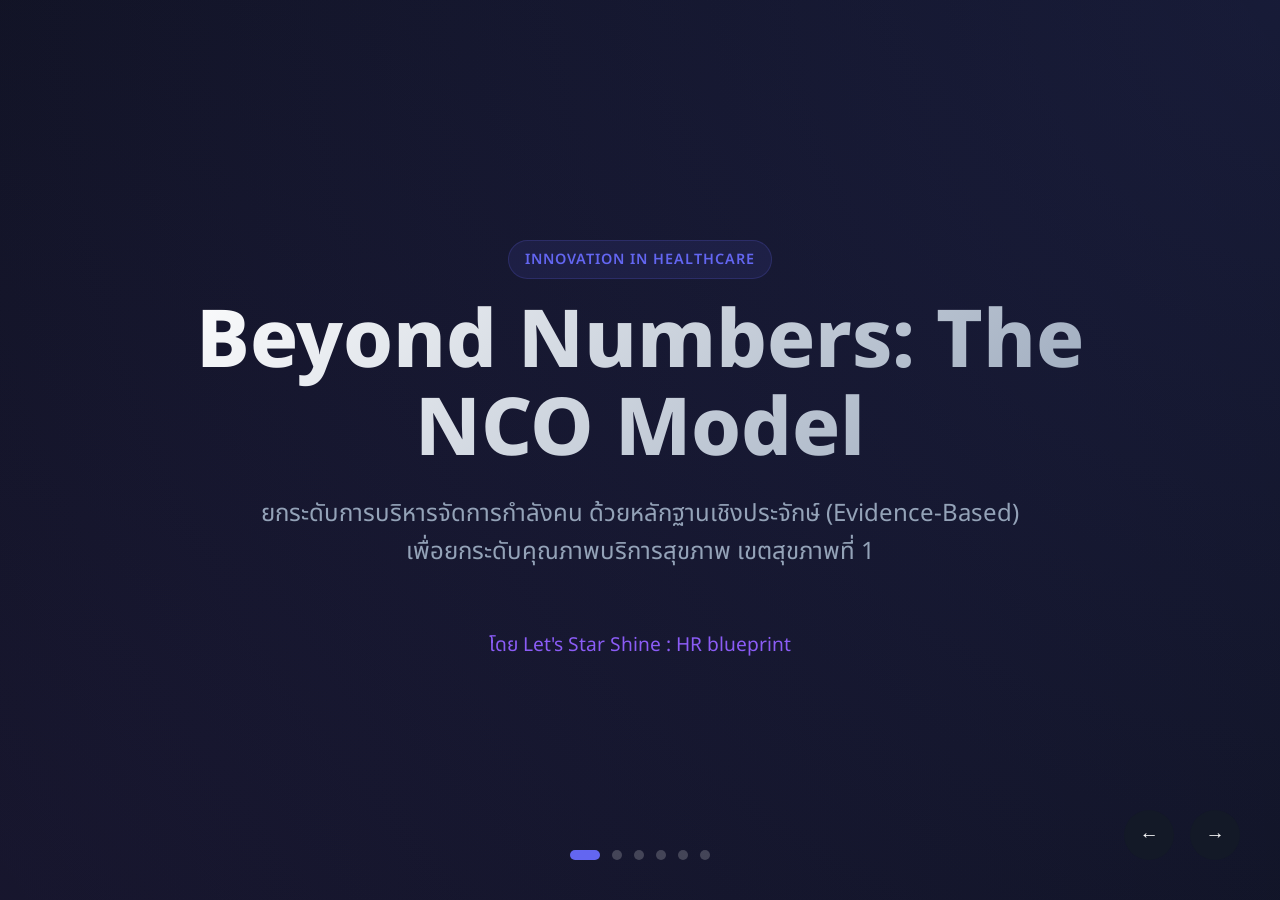
<file: pitch_deck.html>
<!DOCTYPE html>
<html lang="th">

<head>
    <meta charset="UTF-8">
    <meta name="viewport" content="width=device-width, initial-scale=1.0">
    <title>NCO Model Pitching Deck — เขตสุขภาพที่ 1</title>
    <link
        href="https://fonts.googleapis.com/css2?family=Inter:wght@300;400;500;600;700;800&family=Noto+Sans+Thai:wght@300;400;500;600;700&display=swap"
        rel="stylesheet">
    <style>
        :root {
            --bg: #0a0e17;
            --surface: #131927;
            --accent: #6366f1;
            --accent2: #8b5cf6;
            --text: #ffffff;
            --text2: #94a3b8;
            --green: #10b981;
            --red: #ef4444;
            --yellow: #f59e0b;
        }

        * {
            margin: 0;
            padding: 0;
            box-sizing: border-box;
        }

        body {
            font-family: 'Noto Sans Thai', 'Inter', sans-serif;
            background: var(--bg);
            color: var(--text);
            overflow: hidden;
            height: 100vh;
            width: 100vw;
        }

        .deck {
            height: 100%;
            width: 100%;
            display: flex;
            transition: transform 0.6s cubic-bezier(0.65, 0, 0.35, 1);
        }

        .slide {
            min-width: 100vw;
            height: 100vh;
            display: flex;
            flex-direction: column;
            justify-content: center;
            align-items: center;
            padding: 60px;
            position: relative;
            background-size: cover;
            background-position: center;
        }

        /* Abstract Backgrounds */
        .slide:nth-child(1) {
            background: radial-gradient(circle at top right, rgba(99, 102, 241, 0.15), transparent), radial-gradient(circle at bottom left, rgba(139, 92, 246, 0.1), transparent);
        }

        .slide:nth-child(2) {
            background: linear-gradient(135deg, rgba(239, 68, 68, 0.05) 0%, transparent 100%);
        }

        .slide:nth-child(3) {
            background: radial-gradient(circle at center, rgba(16, 185, 129, 0.05), transparent);
        }

        .slide:nth-child(4) {
            background: linear-gradient(45deg, rgba(99, 102, 241, 0.05), rgba(139, 92, 246, 0.05));
        }

        .slide:nth-child(5) {
            background: radial-gradient(circle at 70% 30%, rgba(99, 102, 241, 0.1), transparent);
        }

        .content {
            max-width: 1000px;
            width: 100%;
            opacity: 0;
            transform: translateY(30px);
            transition: all 0.8s ease 0.3s;
        }

        .active-slide .content {
            opacity: 1;
            transform: translateY(0);
        }

        h1 {
            font-size: 4rem;
            font-weight: 800;
            line-height: 1.1;
            margin-bottom: 20px;
            background: linear-gradient(135deg, #fff, #94a3b8);
            -webkit-background-clip: text;
            -webkit-text-fill-color: transparent;
        }

        h2 {
            font-size: 3rem;
            font-weight: 700;
            color: var(--accent2);
            margin-bottom: 30px;
        }

        p {
            font-size: 1.5rem;
            color: var(--text2);
            line-height: 1.6;
            margin-bottom: 40px;
        }

        .grid {
            display: grid;
            grid-template-columns: repeat(3, 1fr);
            gap: 24px;
            margin-top: 40px;
        }

        .card {
            background: rgba(255, 255, 255, 0.03);
            border: 1px solid rgba(255, 255, 255, 0.08);
            padding: 30px;
            border-radius: 24px;
            backdrop-filter: blur(10px);
        }

        .card h3 {
            font-size: 1.8rem;
            margin-bottom: 15px;
            color: var(--accent);
        }

        .card p {
            font-size: 1.1rem;
            margin-bottom: 0;
        }

        .badge {
            display: inline-block;
            padding: 8px 16px;
            background: rgba(99, 102, 241, 0.1);
            color: var(--accent);
            border: 1px solid rgba(99, 102, 241, 0.2);
            border-radius: 50px;
            font-size: 0.9rem;
            font-weight: 600;
            margin-bottom: 20px;
            text-transform: uppercase;
            letter-spacing: 1px;
        }

        /* Navigation */
        .controls {
            position: fixed;
            bottom: 40px;
            right: 40px;
            display: flex;
            gap: 16px;
            z-index: 100;
        }

        .nav-btn {
            background: var(--surface);
            border: 1px solid var(--border);
            color: white;
            width: 50px;
            height: 50px;
            border-radius: 50%;
            cursor: pointer;
            display: flex;
            align-items: center;
            justify-content: center;
            font-size: 1.2rem;
            transition: all 0.3s;
        }

        .nav-btn:hover {
            background: var(--accent);
            transform: scale(1.1);
        }

        .dots {
            position: fixed;
            bottom: 40px;
            left: 50%;
            transform: translateX(-50%);
            display: flex;
            gap: 12px;
            z-index: 100;
        }

        .dot {
            width: 10px;
            height: 10px;
            border-radius: 50%;
            background: rgba(255, 255, 255, 0.2);
            cursor: pointer;
        }

        .dot.active {
            background: var(--accent);
            width: 30px;
            border-radius: 10px;
        }

        /* Slide Specifics */
        .hero-title {
            font-size: 5rem;
            text-align: center;
        }

        .nco-diagram {
            display: flex;
            justify-content: space-around;
            align-items: center;
            margin-top: 50px;
            position: relative;
        }

        .nco-node {
            width: 180px;
            height: 180px;
            border-radius: 50%;
            background: var(--surface);
            border: 2px solid var(--accent);
            display: flex;
            flex-direction: column;
            align-items: center;
            justify-content: center;
            text-align: center;
            z-index: 2;
        }

        .nco-line {
            position: absolute;
            height: 2px;
            background: rgba(255, 255, 255, 0.1);
            width: 80%;
            top: 50%;
            z-index: 1;
        }

        .huge-num {
            font-size: 8rem;
            font-weight: 800;
            color: var(--accent);
            text-align: center;
            margin: 20px 0;
        }

        .list-item {
            display: flex;
            align-items: center;
            gap: 20px;
            margin-bottom: 24px;
            font-size: 1.4rem;
            color: var(--text);
        }

        .list-item i {
            color: var(--green);
        }

        .list-item.bad i {
            color: var(--red);
        }

        @media (max-width: 768px) {
            h1 {
                font-size: 2.5rem;
            }

            h2 {
                font-size: 2rem;
            }

            .grid {
                grid-template-columns: 1fr;
            }
        }
    </style>
</head>

<body>

    <div class="deck" id="deck">
        <!-- Slide 1: Welcome -->
        <section class="slide active-slide">
            <div class="content" style="text-align: center;">
                <span class="badge">Innovation in Healthcare</span>
                <h1 class="hero-title">Beyond Numbers: The NCO Model</h1>
                <p>ยกระดับการบริหารจัดการกำลังคน ด้วยหลักฐานเชิงประจักษ์
                    (Evidence-Based)<br>เพื่อยกระดับคุณภาพบริการสุขภาพ เขตสุขภาพที่ 1</p>
                <div style="margin-top: 60px; font-size: 1.2rem; color: var(--accent2);">โดย Let's Star Shine : HR
                    blueprint</div>
            </div>
        </section>

        <!-- Slide 2: The Problem -->
        <section class="slide">
            <div class="content">
                <span class="badge"
                    style="background: rgba(239,68,68,0.1); color: var(--red); border-color: rgba(239,68,68,0.2);">The
                    Challenge</span>
                <h2>ทำไมต้องเปลี่ยน?</h2>
                <div class="list-item bad"><i>✕</i> การจัดสรรเดิมใช้ "FTE" และ กรอบตาม SAP เป็นหลัก</div>
                <div class="list-item bad"><i>✕</i> รพ.ชุมชน จัดสรรตามแพทย์ทั่วไปที่อยู่ในระบบ (ไม่สะท้อนความเฉพาะทาง)
                </div>
                <div class="list-item bad"><i>✕</i> ไม่สะท้อนภาระโรคที่แท้จริงในพื้นที่ (Actual Need)</div>
                <div class="list-item bad"><i>✕</i> ไม่เชื่อมโยงผลการรักษากับจำนวนคน (Outcomes)</div>
                <div class="list-item bad"><i>✕</i> ข้อมูลกระจัดกระจาย ยากต่อการตัดสินใจเชิงนโยบาย</div>
            </div>
        </section>

        <!-- Slide 3: The Solution (NCO) -->
        <section class="slide">
            <div class="content">
                <span class="badge"
                    style="background: rgba(16,185,129,0.1); color: var(--green); border-color: rgba(16,185,129,0.2);">The
                    Solution</span>
                <h2>NCO Model Strategy</h2>
                <div class="grid">
                    <div class="card">
                        <h3>NEED</h3>
                        <p>วิเคราะห์ภาระโรคประชากร (HNI) จากข้อมูล HDC จริง</p>
                    </div>
                    <div class="card" style="border-color: var(--accent2);">
                        <h3>CAPACITY</h3>
                        <p>วัดศักยภาพกำลังคน (WCI) รายสาขาเฉพาะทาง</p>
                    </div>
                    <div class="card">
                        <h3>OUTCOME</h3>
                        <p>ยืนยันด้วยผลลัพธ์การรักษา (Performance A-H)</p>
                    </div>
                </div>
                <p style="margin-top: 40px; text-align: center; color: var(--accent);">"ไม่ตัดสินใจจากความรู้สึก
                    แต่ใช้ข้อมูลสามเหลี่ยมยืนยัน"</p>
            </div>
        </section>

        <!-- Slide 4: Data Integration -->
        <section class="slide">
            <div class="content" style="text-align: center;">
                <span class="badge">Real-time Dashboard</span>
                <h2>พลังของข้อมูลจริง (Real Data)</h2>
                <div class="huge-num">9,072</div>
                <p>Rows of Integrated Data across R1</p>
                <div class="grid" style="text-align: left;">
                    <div class="card">
                        <div style="font-size: 2rem; margin-bottom: 10px;">📊</div>
                        <strong>HDC ปี 2569</strong>
                        <p>ข้อมูลประชากรรายกลุ่มอายุ</p>
                    </div>
                    <div class="card">
                        <div style="font-size: 2rem; margin-bottom: 10px;">🩺</div>
                        <strong>CMI Web</strong>
                        <p>Performance & Service Plan</p>
                    </div>
                    <div class="card">
                        <div style="font-size: 2rem; margin-bottom: 10px;">🏥</div>
                        <strong>HR DB</strong>
                        <p>ข้อมูลบุคลากรรายโรงพยาบาล</p>
                    </div>
                </div>
            </div>
        </section>

        <!-- Slide 5: Call to Action -->
        <section class="slide">
            <div class="content">
                <span class="badge">Executive Summary</span>
                <h2>ก้าวต่อไป : สู่การตัดสินใจที่แม่นยำ</h2>
                <div class="list-item"><i>✓</i> <strong>Targeted Recruitment:</strong> เติมคนให้ตรงจุด Service Plan
                    ที่มีปัญหา</div>
                <div class="list-item"><i>✓</i> <strong>Process Optimization:</strong>
                    แก้ปัญหาหน้างานหากคนพอแต่ผลงานยังไม่ดี</div>
                <div class="list-item"><i>✓</i> <strong>Data Quality First:</strong> พัฒนาคุณภาพข้อมูล (G01-G04)
                    ทั่วทั้งเขต</div>
                <div class="list-item"><i>✓</i> <strong>Sustainable Planning:</strong> วางแผนระยะยาวเพื่อความยั่งยืน
                </div>
            </div>
        </section>

        <!-- Slide 6: Future Roadmap -->
        <section class="slide">
            <div class="content">
                <span class="badge"
                    style="background: rgba(139,92,246,0.1); color: var(--accent2); border-color: rgba(139,92,246,0.2);">Future
                    Roadmap</span>
                <h2>Ongoing Task: ความแม่นยำขั้นสูง</h2>
                <p>แผนการพัฒนาเพื่อความแม่นยำในการเติมทรัพยากรบุคคลในทุกมิติ</p>
                <div class="grid">
                    <div class="card">
                        <h3>Specialty Precision</h3>
                        <p>ระบบคัดกรองแพทย์เฉพาะทางรายสาขา และ Sub-board เพื่อเป้าหมายการรักษาที่ซับซ้อน</p>
                    </div>
                    <div class="card">
                        <h3>All Professions</h3>
                        <p>ขยายฐานข้อมูลให้ครอบคลุมทุกสายวิชาชีพแพทย์ พยาบาล และสหวิชาชีพในทุกระดับ</p>
                    </div>
                    <div class="card">
                        <h3>Smart Matching</h3>
                        <p>AI-Driven Resource Matching จับคู่ "ทักษะและความเชี่ยวชาญ" ให้ตรงกับ "ภาระโรคซับซ้อน"</p>
                    </div>
                </div>

                <div style="margin-top: 60px; text-align: center;">
                    <button class="nav-btn"
                        style="width: auto; height: auto; padding: 16px 32px; border-radius: 12px; font-weight: 700;"
                        onclick="window.location.href='simulation.html'">
                        LAUNCH SIMULATION TOOL
                    </button>
                </div>
            </div>
        </section>
    </div>

    <div class="dots" id="dots"></div>

    <div class="controls">
        <button class="nav-btn" onclick="prevSlide()">←</button>
        <button class="nav-btn" onclick="nextSlide()">→</button>
    </div>

    <script>
        let currentSlide = 0;
        const slides = document.querySelectorAll('.slide');
        const deck = document.getElementById('deck');
        const dotsContainer = document.getElementById('dots');

        // Create dots
        slides.forEach((_, i) => {
            const dot = document.createElement('div');
            dot.className = 'dot' + (i === 0 ? ' active' : '');
            dot.onclick = () => goToSlide(i);
            dotsContainer.appendChild(dot);
        });

        function updateSlides() {
            deck.style.transform = `translateX(-${currentSlide * 100}vw)`;
            slides.forEach((s, i) => {
                s.classList.toggle('active-slide', i === currentSlide);
            });
            document.querySelectorAll('.dot').forEach((d, i) => {
                d.classList.toggle('active', i === currentSlide);
            });
        }

        function nextSlide() {
            if (currentSlide < slides.length - 1) {
                currentSlide++;
                updateSlides();
            }
        }

        function prevSlide() {
            if (currentSlide > 0) {
                currentSlide--;
                updateSlides();
            }
        }

        function goToSlide(n) {
            currentSlide = n;
            updateSlides();
        }

        // Keyboard navigation
        document.addEventListener('keydown', (e) => {
            if (e.key === 'ArrowRight' || e.key === ' ') nextSlide();
            if (e.key === 'ArrowLeft') prevSlide();
        });
    </script>

</body>

</html>
</file>
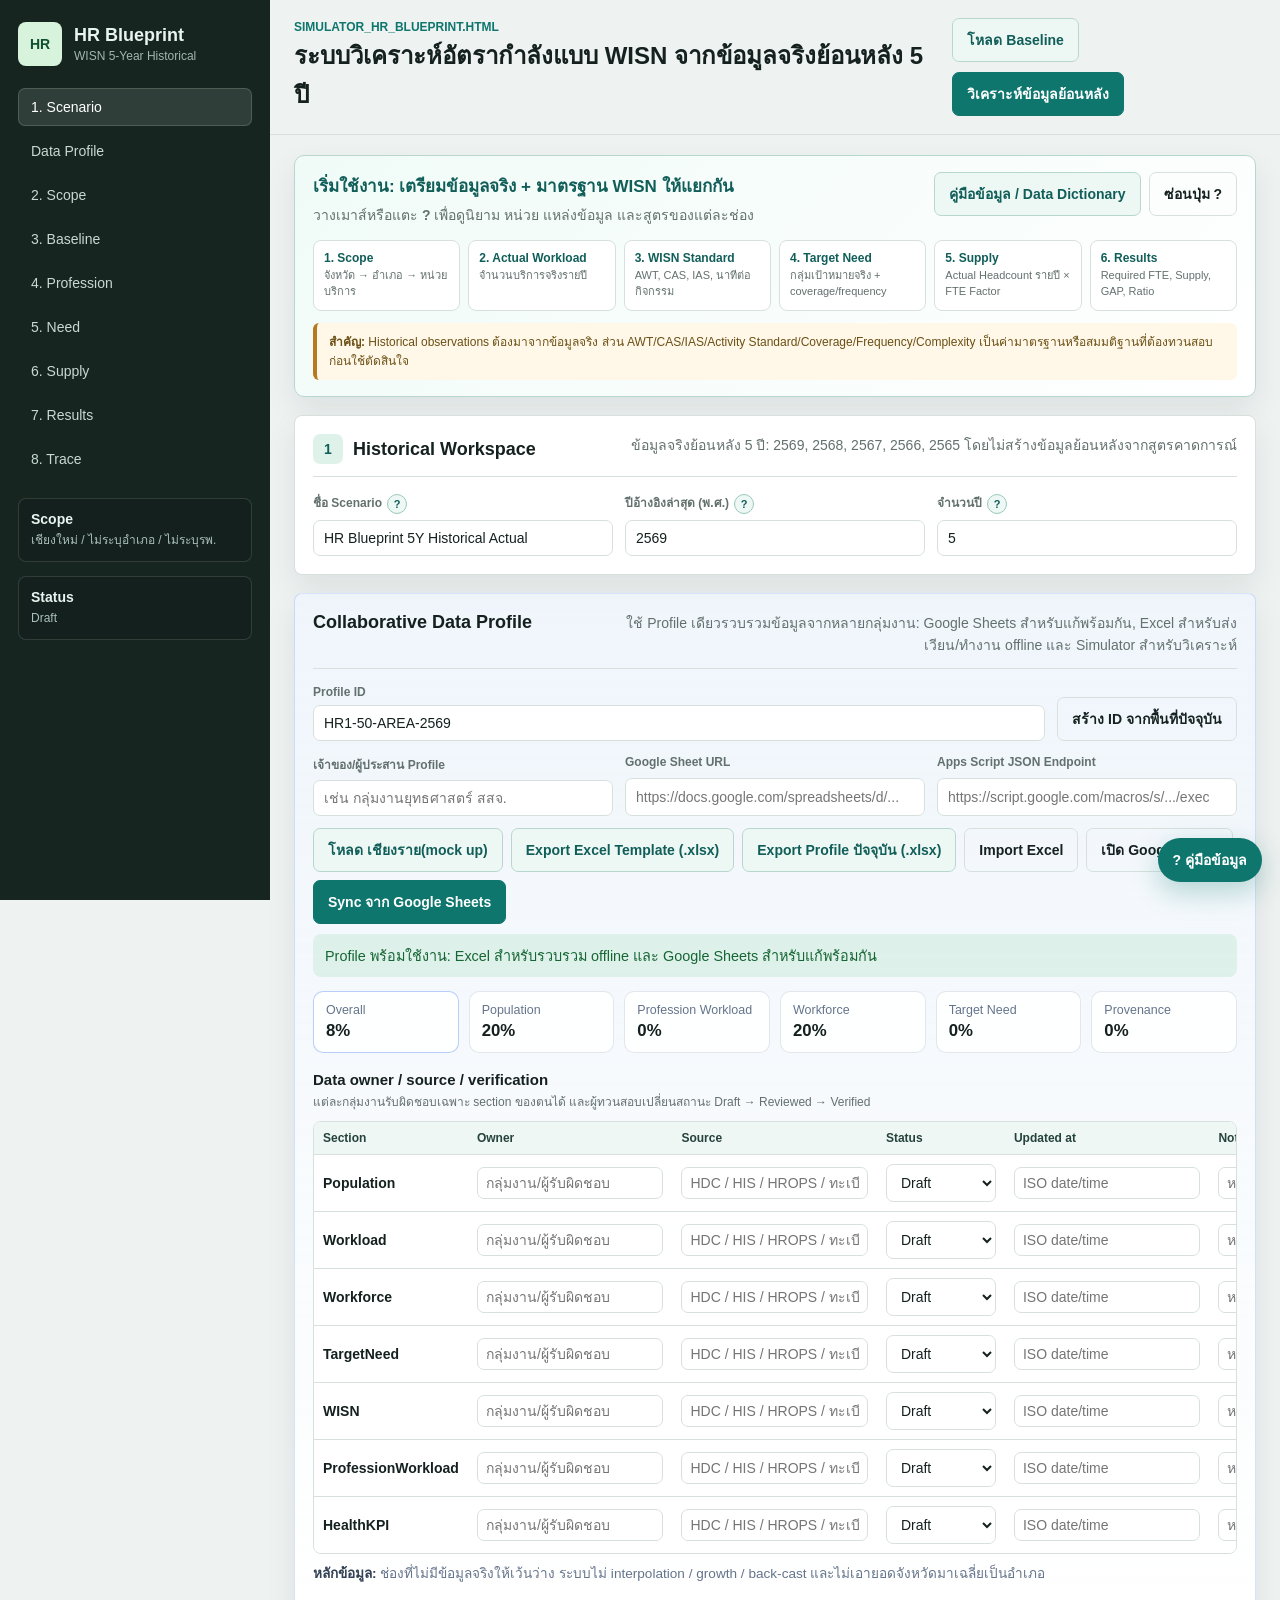
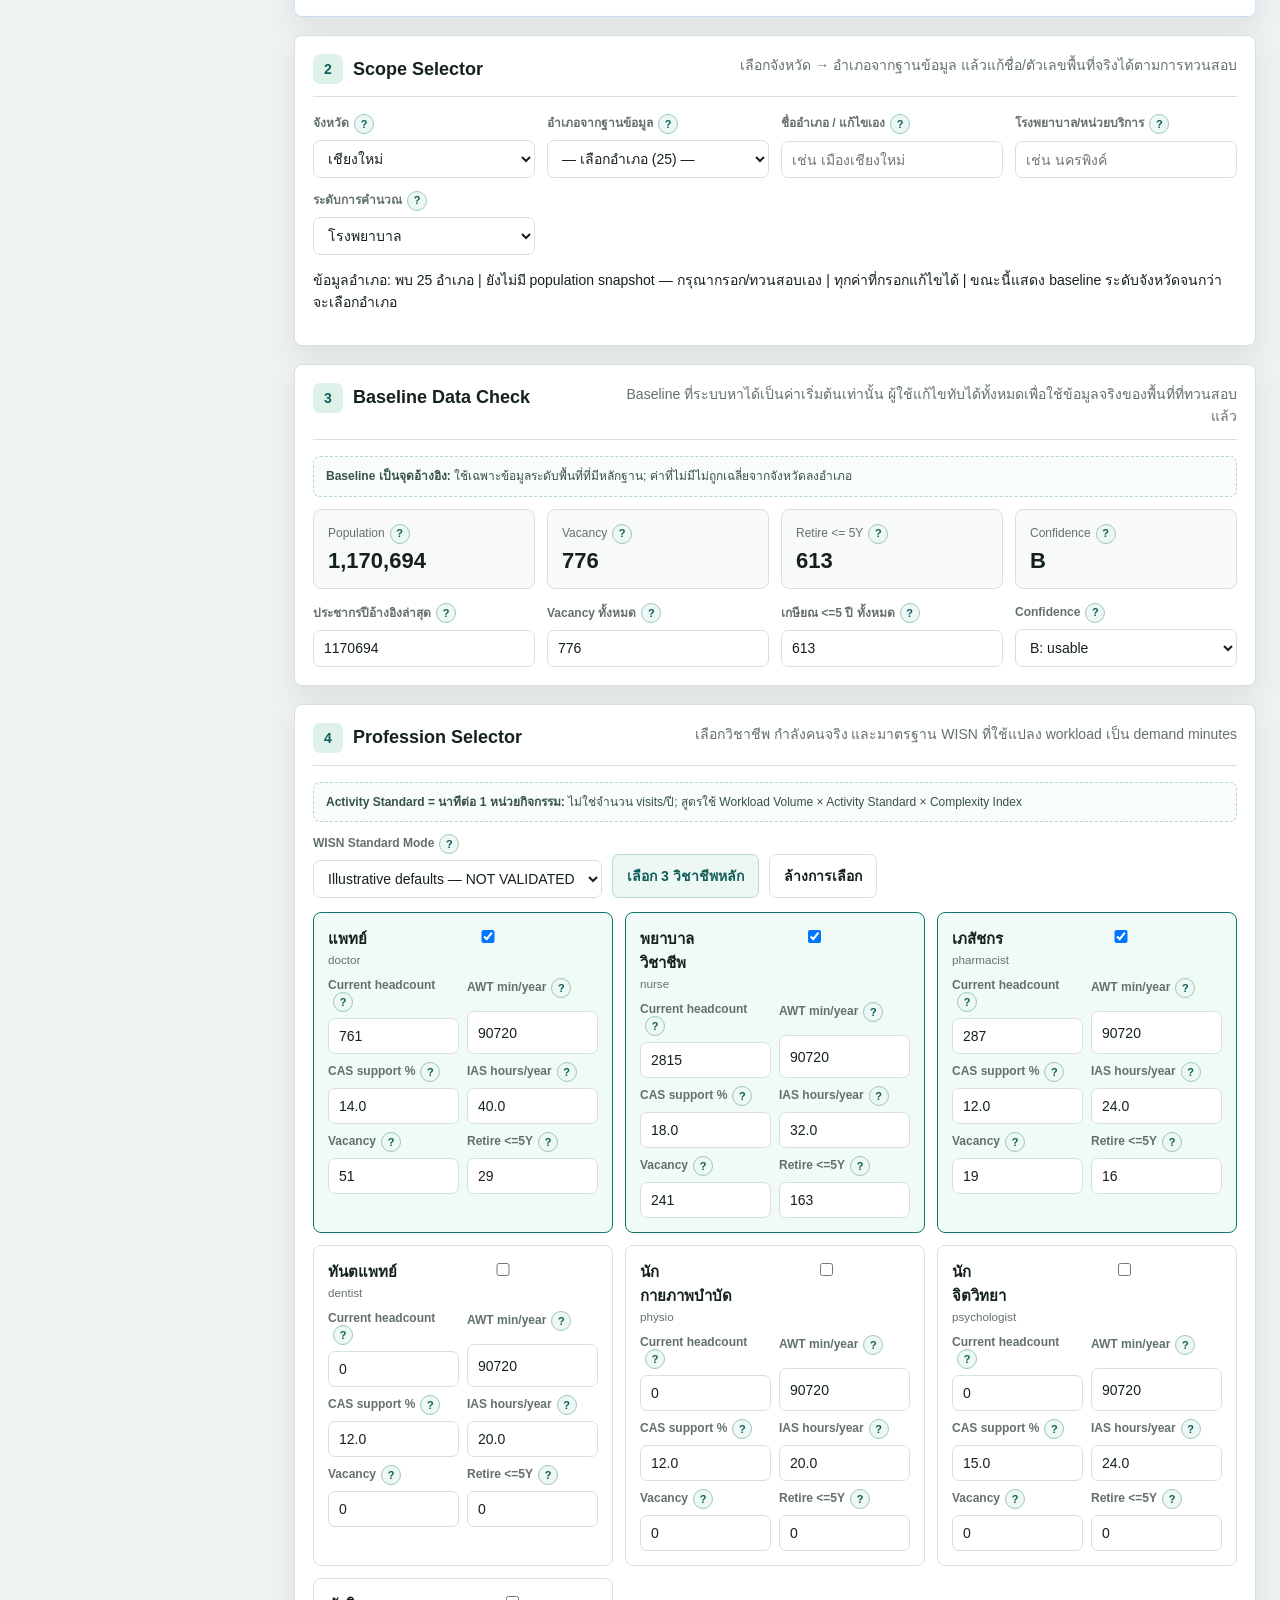
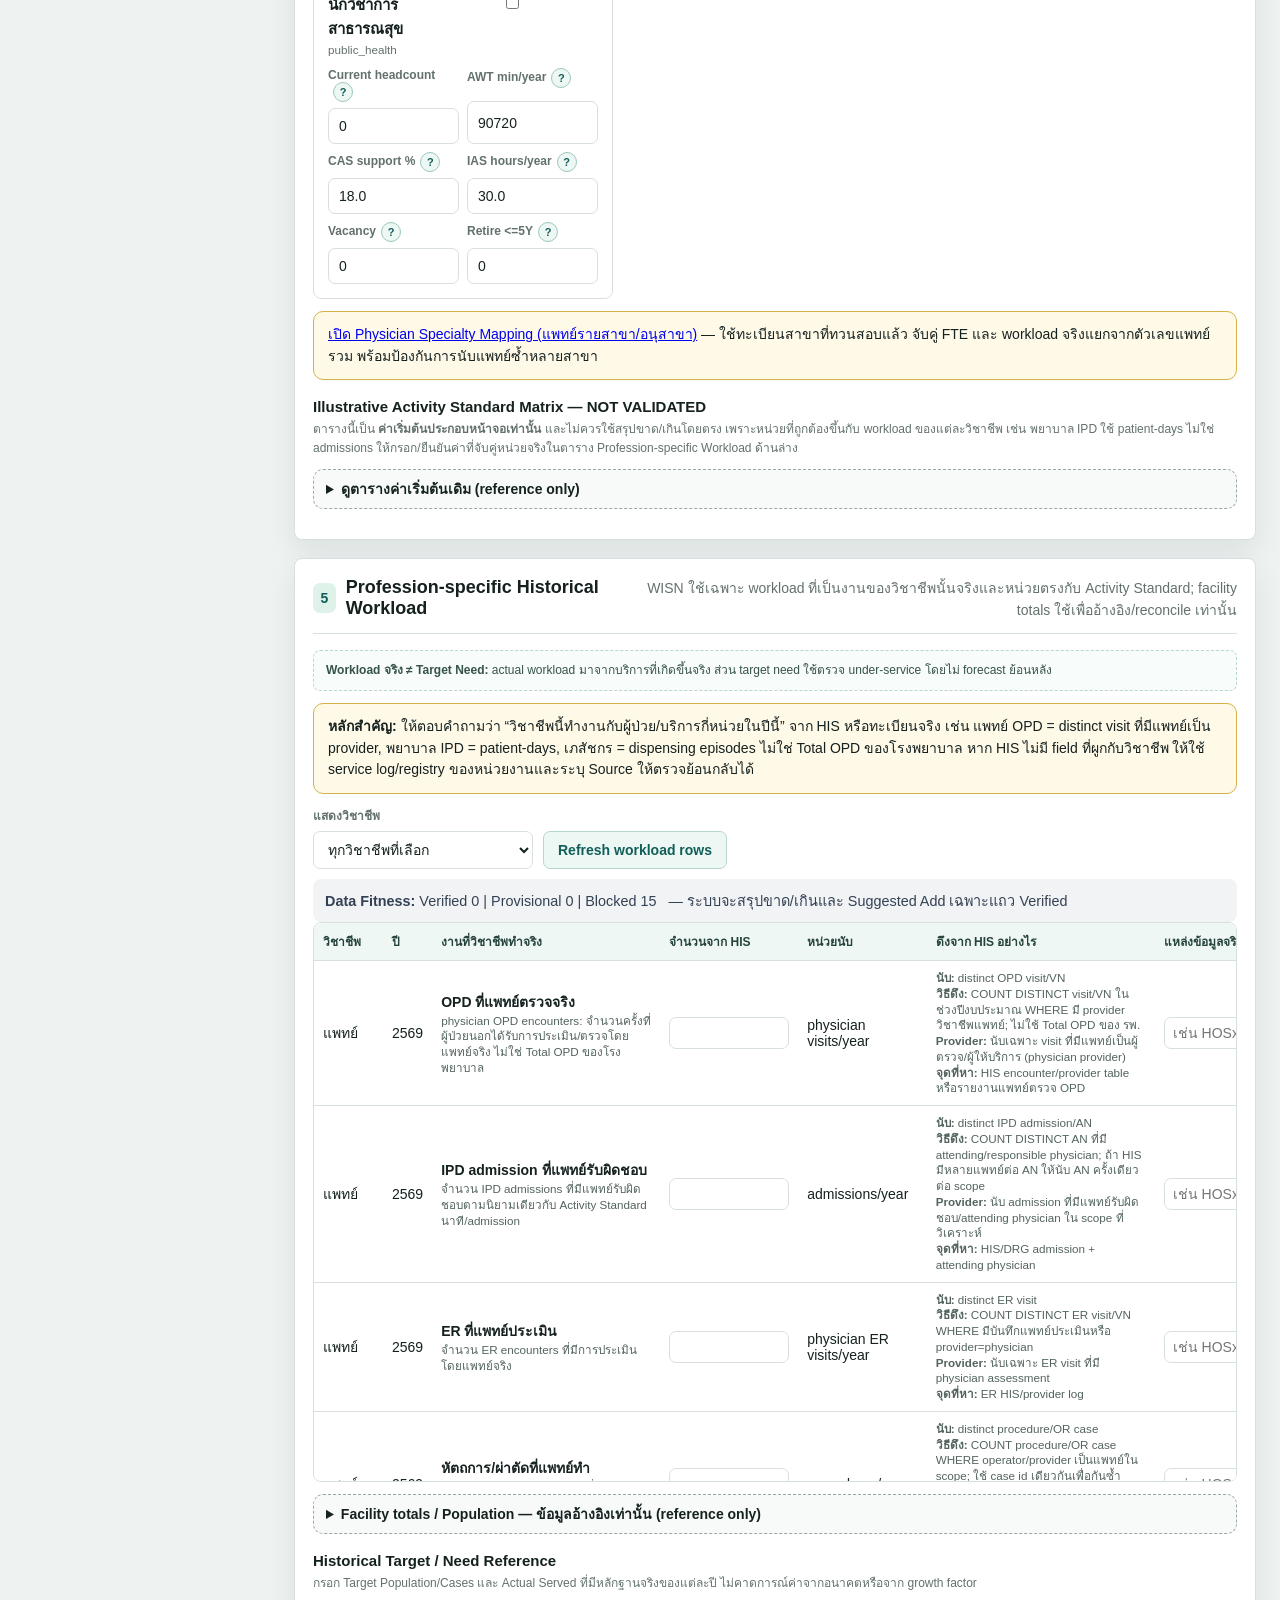
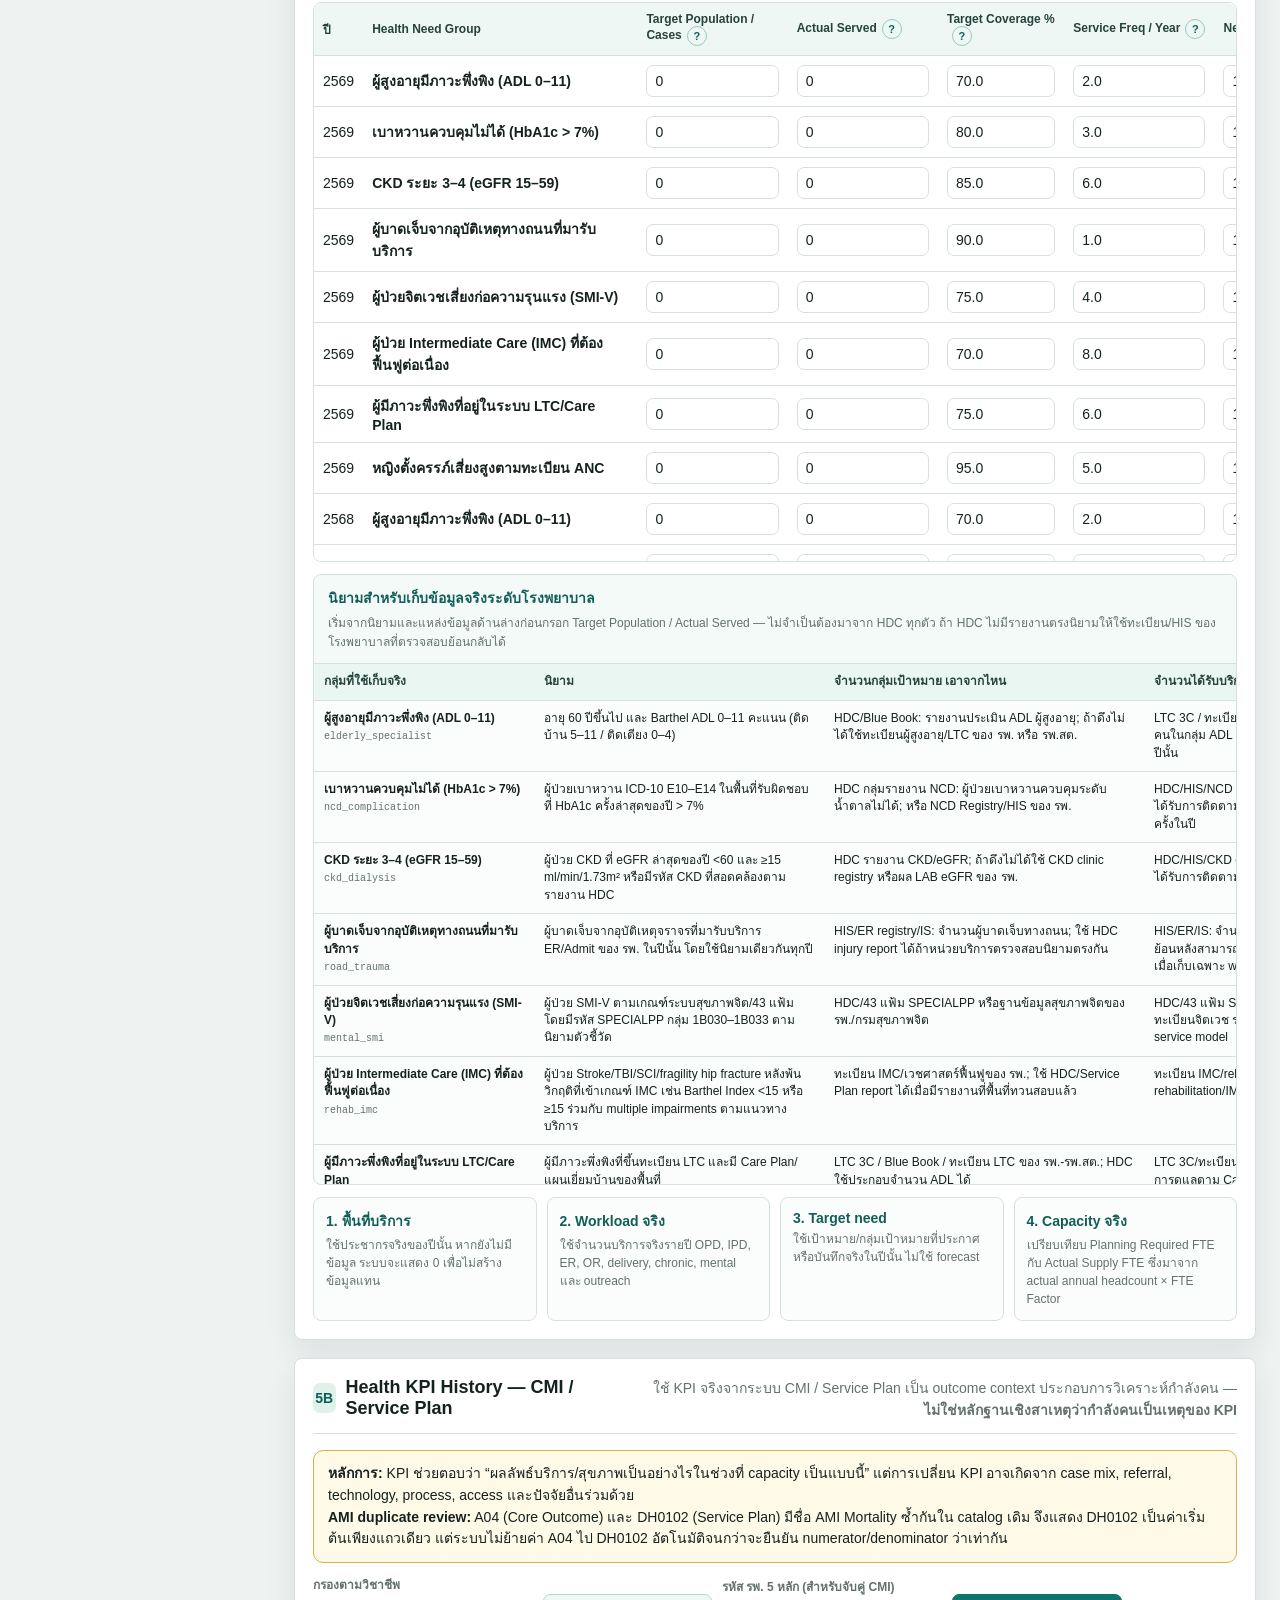
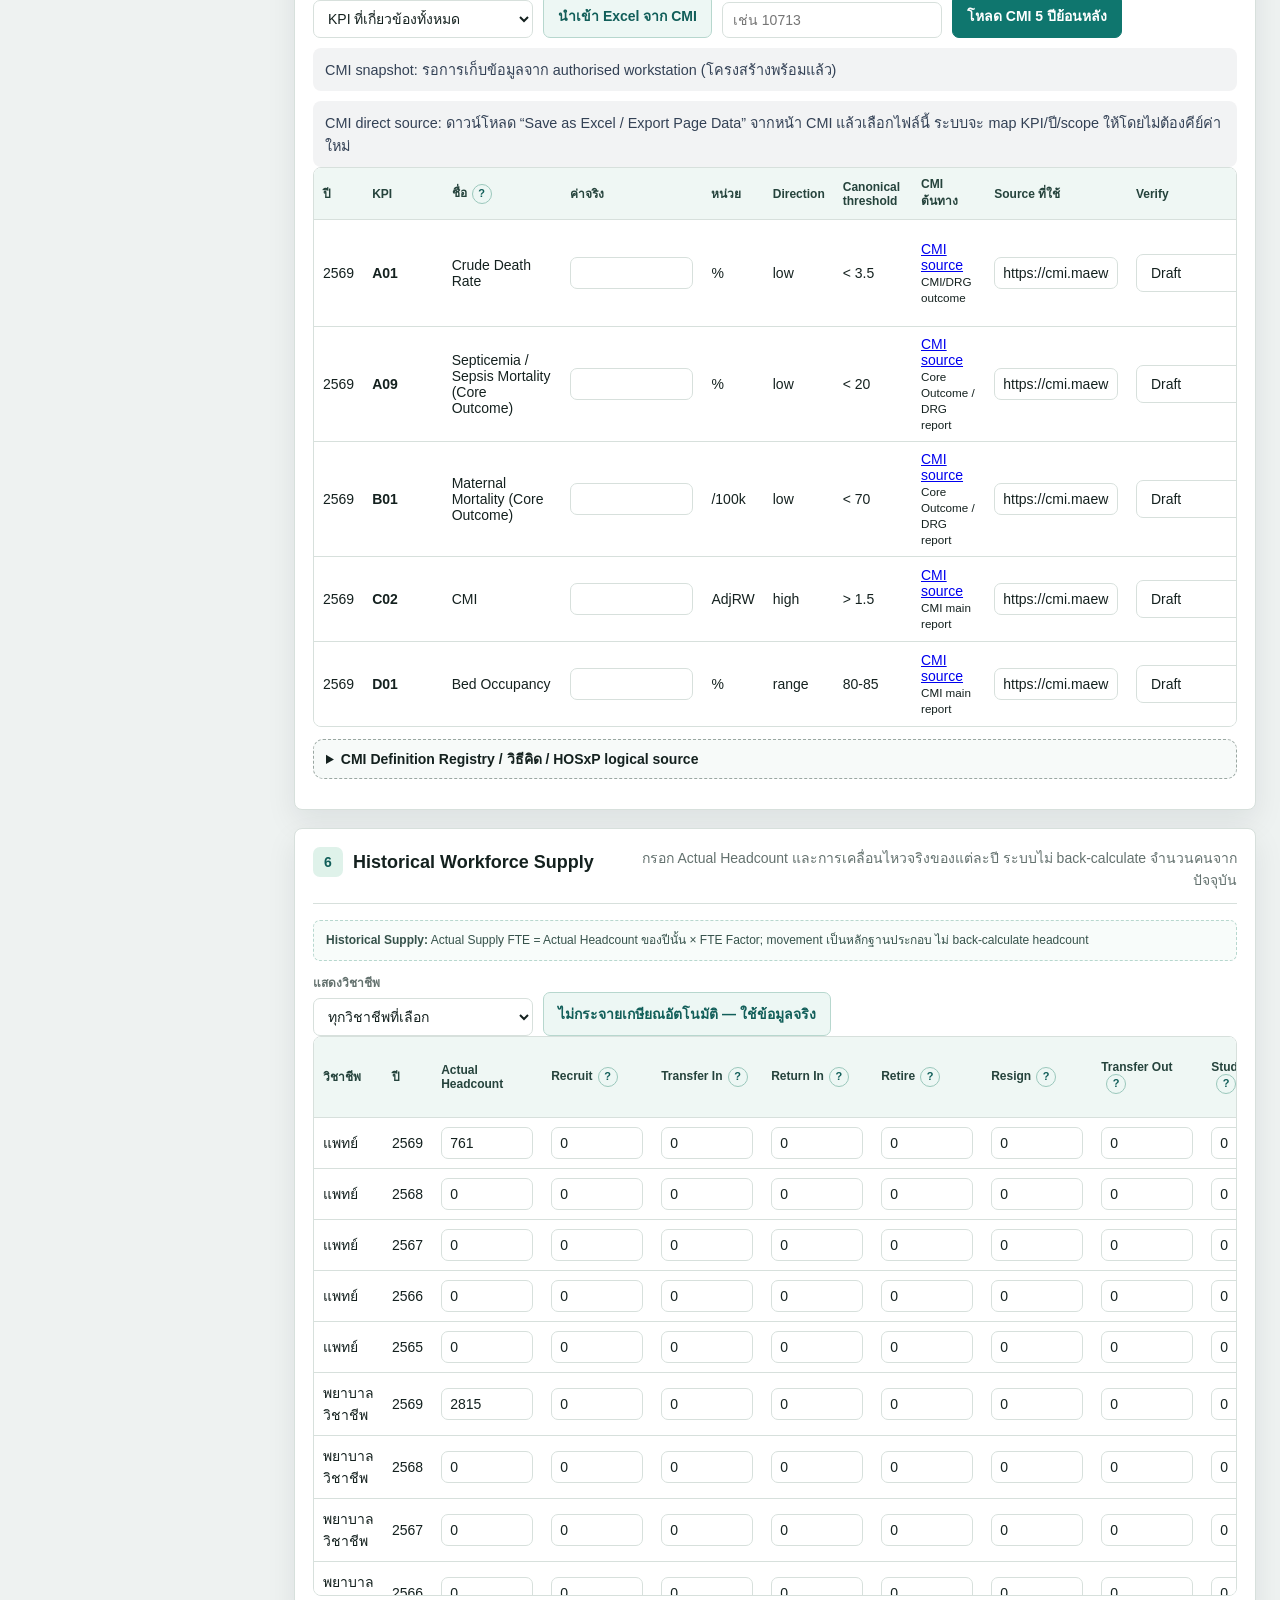
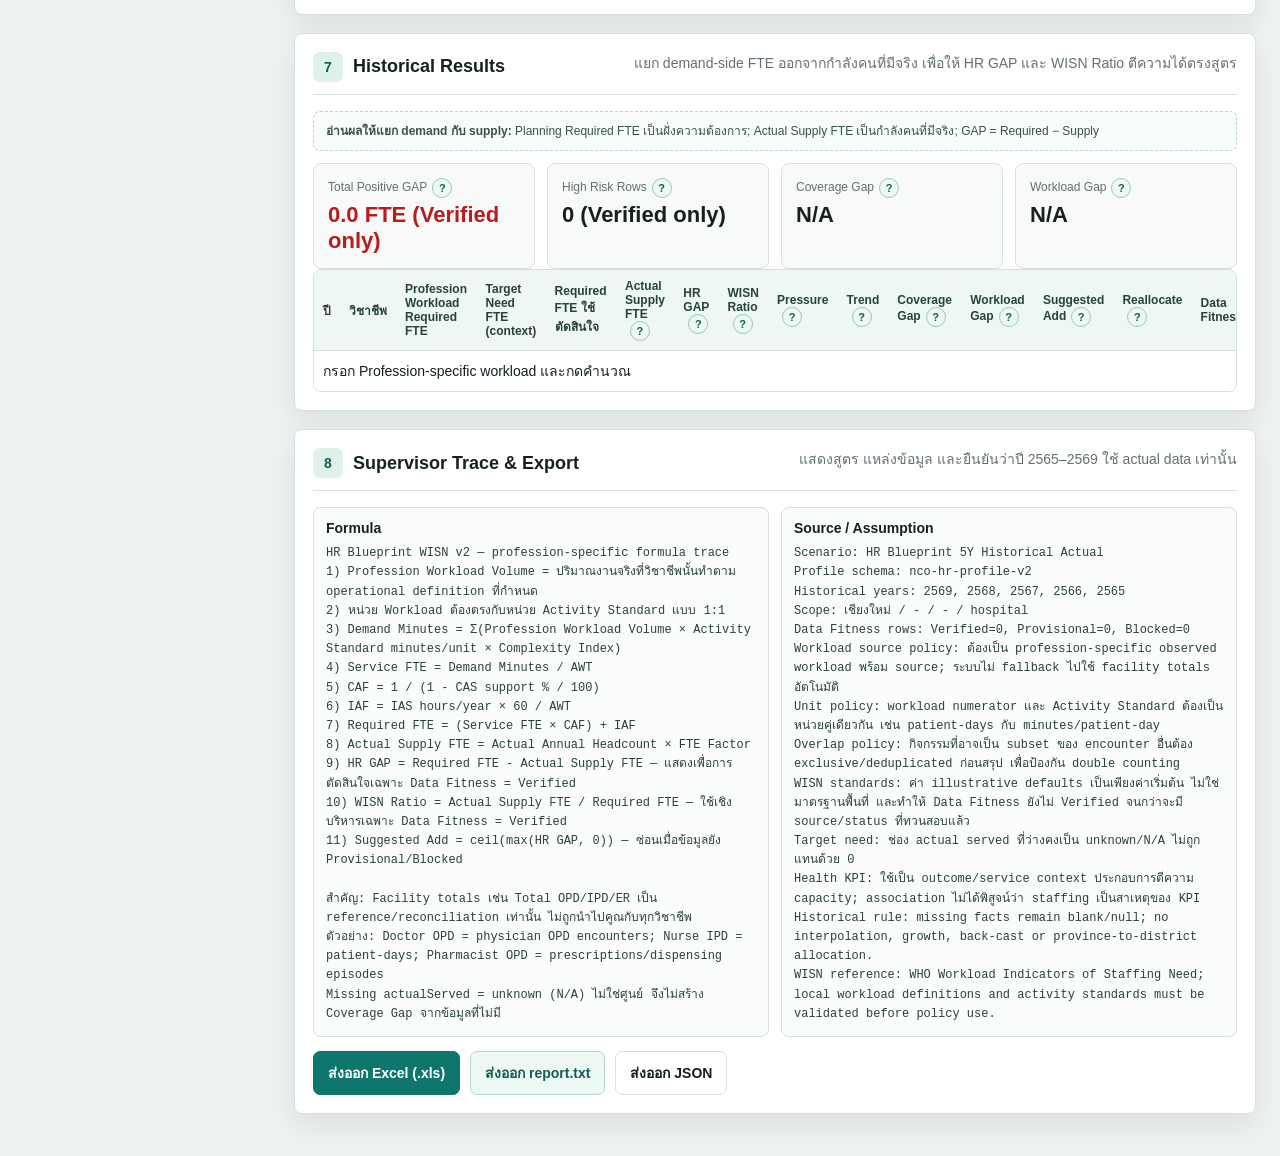
<file: Simulator_HR_blueprint.html>
<!DOCTYPE html>
<html lang="th">
<head>
  <meta charset="UTF-8">
  <meta name="viewport" content="width=device-width, initial-scale=1.0">
  <title>Simulator HR Blueprint</title>
  <link rel="stylesheet" href="Simulator_HR_blueprint.css">
  <link rel="stylesheet" href="Simulator_HR_blueprint_help.css">
  <link rel="stylesheet" href="Simulator_HR_blueprint_profile.css">
</head>
<body>
  <div class="app-shell">
    <aside class="sidebar">
      <div class="brand-block">
        <div class="brand-mark">HR</div>
        <div>
          <h1>HR Blueprint</h1>
          <p>WISN 5-Year Historical</p>
        </div>
      </div>
      <nav class="step-nav" aria-label="Workflow">
        <button class="step-link active" data-section="scenario">1. Scenario</button>
        <button class="step-link" data-section="profile">Data Profile</button>
        <button class="step-link" data-section="scope">2. Scope</button>
        <button class="step-link" data-section="baseline">3. Baseline</button>
        <button class="step-link" data-section="profession">4. Profession</button>
        <button class="step-link" data-section="need">5. Need</button>
        <button class="step-link" data-section="supply">6. Supply</button>
        <button class="step-link" data-section="results">7. Results</button>
        <button class="step-link" data-section="trace">8. Trace</button>
      </nav>
      <div class="sidebar-note">
        <strong>Scope</strong>
        <span id="sideScope">ยังไม่เลือกพื้นที่</span>
      </div>
      <div class="sidebar-note">
        <strong>Status</strong>
        <span id="sideStatus">Draft</span>
      </div>
    </aside>

    <main class="main-content">
      <header class="topbar">
        <div>
          <p class="eyebrow">Simulator_HR_blueprint.html</p>
          <h2>ระบบวิเคราะห์อัตรากำลังแบบ WISN จากข้อมูลจริงย้อนหลัง 5 ปี</h2>
        </div>
        <div class="topbar-actions">
          <button class="btn secondary" id="btnLoadBaseline">โหลด Baseline</button>
          <button class="btn primary" id="btnRun">วิเคราะห์ข้อมูลย้อนหลัง</button>
        </div>
      </header>

      <section class="panel" id="scenario">
        <div class="panel-header">
          <div><span class="section-num">1</span><h3>Historical Workspace</h3></div>
          <p>ข้อมูลจริงย้อนหลัง 5 ปี: 2569, 2568, 2567, 2566, 2565 โดยไม่สร้างข้อมูลย้อนหลังจากสูตรคาดการณ์</p>
        </div>
        <div class="grid cols-3">
          <label class="field"><span>ชื่อ Scenario</span><input id="scenarioName" type="text" value="HR Blueprint 5Y Historical Actual"></label>
          <label class="field"><span>ปีอ้างอิงล่าสุด (พ.ศ.)</span><input id="startYear" type="number" min="2500" max="2600" value="2569"></label>
          <label class="field"><span>จำนวนปี</span><input id="yearCount" type="number" min="5" max="5" value="5" readonly></label>
        </div>
      </section>

      <section class="panel profile-panel" id="profile">
        <div class="panel-header">
          <div><h3>Collaborative Data Profile</h3></div>
          <p>ใช้ Profile เดียวรวบรวมข้อมูลจากหลายกลุ่มงาน: Google Sheets สำหรับแก้พร้อมกัน, Excel สำหรับส่งเวียน/ทำงาน offline และ Simulator สำหรับวิเคราะห์</p>
        </div>
        <div class="profile-id-row">
          <label class="field profile-id-field"><span>Profile ID</span><input id="profileId" type="text" placeholder="HR1-57-5701-2569"></label>
          <button class="btn ghost" id="btnProfileRefreshId" type="button">สร้าง ID จากพื้นที่ปัจจุบัน</button>
        </div>
        <div class="grid cols-3 compact-grid">
          <label class="field"><span>เจ้าของ/ผู้ประสาน Profile</span><input id="profileOwner" type="text" placeholder="เช่น กลุ่มงานยุทธศาสตร์ สสจ."></label>
          <label class="field"><span>Google Sheet URL</span><input id="profileSheetUrl" type="url" placeholder="https://docs.google.com/spreadsheets/d/..."></label>
          <label class="field"><span>Apps Script JSON Endpoint</span><input id="profileEndpoint" type="url" placeholder="https://script.google.com/macros/s/.../exec"></label>
        </div>
        <div class="profile-actions">
          <button class="btn secondary" id="btnProfileTemplate" type="button">Export Excel Template (.xlsx)</button>
          <button class="btn secondary" id="btnProfileExport" type="button">Export Profile ปัจจุบัน (.xlsx)</button>
          <button class="btn ghost" id="btnProfileImport" type="button">Import Excel</button>
          <button class="btn ghost" id="btnProfileOpenSheet" type="button">เปิด Google Sheet</button>
          <button class="btn primary" id="btnProfileSync" type="button">Sync จาก Google Sheets</button>
          <input id="profileExcelInput" type="file" accept=".xlsx,.xls" hidden>
        </div>
        <p class="profile-status" id="profileSyncStatus">กำลังเตรียม Data Profile…</p>
        <div class="profile-completeness" aria-label="Profile completeness">
          <div class="profile-score-card overall"><span>Overall</span><strong id="profileCompletenessOverall">0%</strong></div>
          <div class="profile-score-card"><span>Population</span><strong id="profileScorePopulation">0%</strong></div>
          <div class="profile-score-card"><span>Workload</span><strong id="profileScoreWorkload">0%</strong></div>
          <div class="profile-score-card"><span>Workforce</span><strong id="profileScoreWorkforce">0%</strong></div>
          <div class="profile-score-card"><span>Target Need</span><strong id="profileScoreTargetNeed">0%</strong></div>
          <div class="profile-score-card"><span>Provenance</span><strong id="profileScoreProvenance">0%</strong></div>
        </div>
        <div class="subsection-head"><div><h4>Data owner / source / verification</h4><p>แต่ละกลุ่มงานรับผิดชอบเฉพาะ section ของตนได้ และผู้ทวนสอบเปลี่ยนสถานะ Draft → Reviewed → Verified</p></div></div>
        <div class="table-shell">
          <table class="data-table profile-meta-table">
            <thead><tr><th>Section</th><th>Owner</th><th>Source</th><th>Status</th><th>Updated at</th><th>Note</th></tr></thead>
            <tbody id="profileMetadataBody"></tbody>
          </table>
        </div>
        <p class="profile-hint"><strong>หลักข้อมูล:</strong> ช่องที่ไม่มีข้อมูลจริงให้เว้นว่าง ระบบไม่ interpolation / growth / back-cast และไม่เอายอดจังหวัดมาเฉลี่ยเป็นอำเภอ</p>
      </section>

      <section class="panel" id="scope">
        <div class="panel-header">
          <div><span class="section-num">2</span><h3>Scope Selector</h3></div>
          <p>เลือกจังหวัด → อำเภอจากฐานข้อมูล แล้วแก้ชื่อ/ตัวเลขพื้นที่จริงได้ตามการทวนสอบ</p>
        </div>
        <div class="grid cols-4">
          <label class="field"><span>จังหวัด</span><select id="provinceSelect"></select></label>
          <label class="field"><span>อำเภอจากฐานข้อมูล</span><select id="amphurSelect"><option value="">— เลือกอำเภอ —</option></select></label>
          <label class="field"><span>ชื่ออำเภอ / แก้ไขเอง</span><input id="amphurName" type="text" placeholder="เช่น เมืองเชียงใหม่"></label>
          <label class="field"><span>โรงพยาบาล/หน่วยบริการ</span><input id="unitName" type="text" placeholder="เช่น นครพิงค์"></label>
          <label class="field"><span>ระดับการคำนวณ</span><select id="scopeMode"><option value="province">จังหวัด</option><option value="district">อำเภอ</option><option value="hospital" selected>โรงพยาบาล</option><option value="network">เครือข่ายบริการ</option></select></label>
        </div>
        <p id="districtDataStatus">ข้อมูลอำเภอ: กำลังโหลดฐานอ้างอิง…</p>
      </section>

      <section class="panel" id="baseline">
        <div class="panel-header">
          <div><span class="section-num">3</span><h3>Baseline Data Check</h3></div>
          <p>Baseline ที่ระบบหาได้เป็นค่าเริ่มต้นเท่านั้น ผู้ใช้แก้ไขทับได้ทั้งหมดเพื่อใช้ข้อมูลจริงของพื้นที่ที่ทวนสอบแล้ว</p>
        </div>
        <div class="summary-grid">
          <div class="metric"><span>Population</span><strong id="metricPopulation">-</strong></div>
          <div class="metric"><span>Vacancy</span><strong id="metricVacancy">-</strong></div>
          <div class="metric"><span>Retire &lt;= 5Y</span><strong id="metricRetire">-</strong></div>
          <div class="metric"><span>Confidence</span><strong id="metricConfidence">B</strong></div>
        </div>
        <div class="grid cols-4 compact-grid">
          <label class="field"><span>ประชากรปีอ้างอิงล่าสุด</span><input id="populationBase" type="number" min="0"></label>
          <label class="field"><span>Vacancy ทั้งหมด</span><input id="vacancyAll" type="number" min="0"></label>
          <label class="field"><span>เกษียณ &lt;=5 ปี ทั้งหมด</span><input id="retireAll" type="number" min="0"></label>
          <label class="field"><span>Confidence</span><select id="confidenceLevel"><option value="A">A: verified</option><option value="B" selected>B: usable</option><option value="C">C: provisional</option></select></label>
        </div>
      </section>
      <section class="panel" id="profession">
        <div class="panel-header">
          <div><span class="section-num">4</span><h3>Profession Selector</h3></div>
          <p>เลือกวิชาชีพ กำลังคนจริง และมาตรฐาน WISN ที่ใช้แปลง workload เป็น demand minutes</p>
        </div>
        <div class="tool-row">
          <label class="field inline"><span>WISN Standard Mode</span><select id="targetMode"><option value="wisn-default" selected>WISN default</option><option value="high-complexity">High complexity +10%</option><option value="custom">Custom standards</option></select></label>
          <button class="btn secondary" id="btnSelectCore">เลือก 3 วิชาชีพหลัก</button>
          <button class="btn ghost" id="btnClearProfessions">ล้างการเลือก</button>
        </div>
        <div class="profession-grid" id="professionGrid"></div>
        <p class="validation-banner"><a href="physician_specialty_mapping.html">เปิด Physician Specialty Mapping (แพทย์รายสาขา/อนุสาขา)</a> — ใช้ทะเบียนสาขาที่ทวนสอบแล้ว จับคู่ FTE และ workload จริงแยกจากตัวเลขแพทย์รวม พร้อมป้องกันการนับแพทย์ซ้ำหลายสาขา</p>
        <div class="subsection-head"><div><h4 data-help-key="activity-standard">Activity Standards (minutes per service unit)</h4><p><strong>ค่าด้านล่างคือเวลา ไม่ใช่ปริมาณงาน:</strong> กรอกจำนวนนาทีที่วิชาชีพนั้นใช้ต่อ 1 หน่วยกิจกรรม ระบบคำนวณ Demand Minutes จาก Workload Volume × Activity Standard × Complexity Index</p></div></div>
        <div class="table-shell"><table class="data-table standard-table" id="standardTable"><thead><tr><th>วิชาชีพ</th><th data-help-key="activity-opdVisits">OPD<br><small>นาที/visit</small></th><th data-help-key="activity-ipdAdmissions">IPD Admit<br><small>นาที/admission</small></th><th data-help-key="activity-erVisits">ER<br><small>นาที/visit</small></th><th data-help-key="activity-procedures">OR/Procedure<br><small>นาที/procedure</small></th><th data-help-key="activity-deliveries">Delivery<br><small>นาที/delivery</small></th><th data-help-key="activity-chronicVisits">Chronic<br><small>นาที/visit</small></th><th data-help-key="activity-mentalVisits">Mental<br><small>นาที/visit</small></th><th data-help-key="activity-outreachVisits">Outreach/PP<br><small>นาที/กิจกรรม</small></th></tr></thead><tbody></tbody></table></div>
      </section>

      <section class="panel" id="need">
        <div class="panel-header">
          <div><span class="section-num">5</span><h3>Historical WISN Workload Statistics</h3></div>
          <p>ใส่ปริมาณบริการจริงรายปีของอำเภอ/รพ. ระบบจะไม่สร้าง workload ย้อนหลังจาก growth rate หรือ seed formula</p>
        </div>
        <div class="table-shell"><table class="data-table" id="needTable"><thead><tr><th>ปี</th><th>Service Population</th><th>OPD Visits</th><th>IPD Admits</th><th>ER Visits</th><th>OR/Procedure</th><th>Delivery</th><th>Chronic Visits</th><th>Mental Visits</th><th>Outreach/PP</th><th>Complexity</th></tr></thead><tbody></tbody></table></div>
        <div class="subsection-head"><div><h4>Historical Target / Need Reference</h4><p>กรอก Target Population/Cases และ Actual Served ที่มีหลักฐานจริงของแต่ละปี ไม่คาดการณ์ค่าจากอนาคตหรือจาก growth factor</p></div></div>
        <div class="table-shell tall"><table class="data-table target-table" id="targetNeedTable"><thead><tr><th>ปี</th><th>Health Need Group</th><th>Target Population / Cases</th><th>Actual Served</th><th>Target Coverage %</th><th>Service Freq / Year</th><th>Need Complexity</th><th>Placement</th></tr></thead><tbody></tbody></table></div>
        <div class="explain-grid">
          <div class="explain-card"><strong>1. พื้นที่บริการ</strong><span>ใช้ประชากรจริงของปีนั้น หากยังไม่มีข้อมูล ระบบจะแสดง 0 เพื่อไม่สร้างข้อมูลแทน</span></div>
          <div class="explain-card"><strong>2. Workload จริง</strong><span>ใช้จำนวนบริการจริงรายปี OPD, IPD, ER, OR, delivery, chronic, mental และ outreach</span></div>
          <div class="explain-card"><strong>3. Target need</strong><span>ใช้เป้าหมาย/กลุ่มเป้าหมายที่ประกาศหรือบันทึกจริงในปีนั้น ไม่ใช้ forecast</span></div>
          <div class="explain-card"><strong>4. Capacity จริง</strong><span>เปรียบเทียบ Planning Required FTE กับ Actual Supply FTE ซึ่งมาจาก actual annual headcount × FTE Factor</span></div>
        </div>
      </section>

      <section class="panel" id="supply">
        <div class="panel-header">
          <div><span class="section-num">6</span><h3>Historical Workforce Supply</h3></div>
          <p>กรอก Actual Headcount และการเคลื่อนไหวจริงของแต่ละปี ระบบไม่ back-calculate จำนวนคนจากปัจจุบัน</p>
        </div>
        <div class="tool-row"><label class="field inline"><span>แสดงวิชาชีพ</span><select id="supplyProfessionFilter"></select></label><button class="btn secondary" id="btnHistoricalPolicy" disabled>ไม่กระจายเกษียณอัตโนมัติ — ใช้ข้อมูลจริง</button></div>
        <div class="table-shell tall"><table class="data-table" id="supplyTable"><thead><tr><th>วิชาชีพ</th><th>ปี</th><th>Actual Headcount</th><th>Recruit</th><th>Transfer In</th><th>Return In</th><th>Retire</th><th>Resign</th><th>Transfer Out</th><th>Study Leave</th><th>FTE Factor</th><th>Actual Supply FTE</th></tr></thead><tbody></tbody></table></div>
      </section>

      <section class="panel" id="results">
        <div class="panel-header">
          <div><span class="section-num">7</span><h3>Historical Results</h3></div>
          <p>แยก demand-side FTE ออกจากกำลังคนที่มีจริง เพื่อให้ HR GAP และ WISN Ratio ตีความได้ตรงสูตร</p>
        </div>
        <div class="summary-grid">
          <div class="metric danger"><span>Total Positive GAP</span><strong id="summaryGap">0 FTE</strong></div>
          <div class="metric"><span>High Risk Rows</span><strong id="summaryRisk">0</strong></div>
          <div class="metric"><span>Coverage Gap</span><strong id="summaryReplacement">0 คน</strong></div>
          <div class="metric"><span>Workload Gap</span><strong id="summaryNetOutflow">0 visits</strong></div>
        </div>
        <div class="table-shell tall"><table class="data-table" id="resultTable"><thead><tr><th>ปี</th><th>วิชาชีพ</th><th>Actual Workload FTE</th><th>Target Need FTE</th><th>Planning Required FTE</th><th>Actual Supply FTE</th><th>HR GAP</th><th>WISN Ratio</th><th>Pressure</th><th>Trend</th><th>Coverage Gap</th><th>Workload Gap</th><th>Suggested Add</th><th>Reallocate</th><th>Risk</th><th>Recommendation</th></tr></thead><tbody></tbody></table></div>
      </section>

      <section class="panel" id="trace">
        <div class="panel-header">
          <div><span class="section-num">8</span><h3>Supervisor Trace & Export</h3></div>
          <p>แสดงสูตร แหล่งข้อมูล และยืนยันว่าปี 2565–2569 ใช้ actual data เท่านั้น</p>
        </div>
        <div class="trace-layout">
          <div class="trace-box"><h4>Formula</h4><pre id="formulaText"></pre></div>
          <div class="trace-box"><h4>Source / Assumption</h4><pre id="sourceText"></pre></div>
        </div>
        <div class="export-actions"><button class="btn primary" id="btnExportExcel">ส่งออก Excel (.xls)</button><button class="btn secondary" id="btnExportReport">ส่งออก report.txt</button><button class="btn ghost" id="btnExportJson">ส่งออก JSON</button></div>
      </section>
    </main>
  </div>

  <script src="Simulator_HR_blueprint.js"></script>
  <script src="Simulator_HR_blueprint_historical.js"></script>
  <script src="Simulator_HR_blueprint_district_status.js"></script>
  <script src="https://cdn.sheetjs.com/xlsx-0.20.3/package/dist/xlsx.full.min.js"></script>
  <script src="Simulator_HR_blueprint_profile.js"></script>
  <script src="Simulator_HR_blueprint_dictionary.js"></script>
  <script src="Simulator_HR_blueprint_formula_copy.js"></script>
  <script src="Simulator_HR_blueprint_excel_guide.js"></script>
  <script src="Simulator_HR_blueprint_help.js"></script>
</body>
</html>
</file>
<file: Simulator_HR_blueprint.css>
:root {
  --bg: #eef2f1;
  --panel: #ffffff;
  --panel-soft: #f7faf8;
  --ink: #14211f;
  --muted: #63716e;
  --line: #d7e0dc;
  --primary: #0f766e;
  --primary-dark: #115e59;
  --amber: #b7791f;
  --red: #b91c1c;
  --green: #166534;
  --blue: #1d4ed8;
  --shadow: 0 12px 30px rgba(15, 23, 42, 0.08);
}

* {
  box-sizing: border-box;
}

body {
  margin: 0;
  background: var(--bg);
  color: var(--ink);
  font-family: "Noto Sans Thai", "Segoe UI", Tahoma, sans-serif;
  font-size: 14px;
  overflow-x: hidden;
}

button,
input,
select {
  font: inherit;
}

.app-shell {
  display: grid;
  grid-template-columns: 270px minmax(0, 1fr);
  min-height: 100vh;
}

.sidebar {
  position: sticky;
  top: 0;
  height: 100vh;
  padding: 22px 18px;
  background: #172521;
  color: #e8f4ef;
  overflow: auto;
}

.brand-block {
  display: flex;
  align-items: center;
  gap: 12px;
  margin-bottom: 22px;
}

.brand-mark {
  width: 44px;
  height: 44px;
  display: grid;
  place-items: center;
  background: #d8f3dc;
  color: #0f5132;
  border-radius: 8px;
  font-weight: 800;
}

.brand-block h1 {
  margin: 0;
  font-size: 18px;
  line-height: 1.2;
}

.brand-block p {
  margin: 2px 0 0;
  color: #9fb6ae;
  font-size: 12px;
}

.step-nav {
  display: grid;
  gap: 6px;
  margin: 20px 0;
}

.step-link {
  width: 100%;
  border: 1px solid transparent;
  background: transparent;
  color: #c7d9d2;
  text-align: left;
  padding: 10px 12px;
  border-radius: 7px;
  cursor: pointer;
}

.step-link:hover,
.step-link.active {
  background: rgba(216, 243, 220, 0.12);
  border-color: rgba(216, 243, 220, 0.18);
  color: #ffffff;
}

.sidebar-note {
  margin-top: 14px;
  padding: 12px;
  border: 1px solid rgba(216, 243, 220, 0.14);
  border-radius: 8px;
  background: rgba(0, 0, 0, 0.12);
}

.sidebar-note strong,
.sidebar-note span {
  display: block;
}

.sidebar-note span {
  margin-top: 4px;
  color: #aac1ba;
  font-size: 12px;
  line-height: 1.5;
}

.main-content {
  padding: 24px;
  max-width: 1500px;
  width: 100%;
  min-width: 0;
}

.topbar {
  position: sticky;
  top: 0;
  z-index: 5;
  display: flex;
  align-items: center;
  justify-content: space-between;
  gap: 18px;
  margin: -24px -24px 20px;
  padding: 18px 24px;
  background: rgba(238, 242, 241, 0.92);
  backdrop-filter: blur(10px);
  border-bottom: 1px solid var(--line);
}

.topbar h2 {
  margin: 2px 0 0;
  font-size: 24px;
}

.eyebrow {
  margin: 0;
  color: var(--primary);
  font-weight: 700;
  font-size: 12px;
  text-transform: uppercase;
}

.topbar-actions,
.tool-row,
.export-actions {
  display: flex;
  align-items: end;
  flex-wrap: wrap;
  gap: 10px;
}

.btn {
  border: 1px solid var(--line);
  border-radius: 7px;
  padding: 10px 14px;
  cursor: pointer;
  background: #fff;
  color: var(--ink);
  font-weight: 700;
}

.btn.primary {
  background: var(--primary);
  color: #fff;
  border-color: var(--primary);
}

.btn.primary:hover {
  background: var(--primary-dark);
}

.btn.secondary {
  background: #edf7f4;
  color: var(--primary-dark);
  border-color: #b7d7ce;
}

.btn.ghost {
  background: transparent;
}

.panel {
  background: var(--panel);
  border: 1px solid var(--line);
  border-radius: 8px;
  box-shadow: var(--shadow);
  padding: 18px;
  margin-bottom: 18px;
  scroll-margin-top: 92px;
  min-width: 0;
}

.panel-header {
  display: flex;
  justify-content: space-between;
  align-items: start;
  gap: 16px;
  margin-bottom: 16px;
  padding-bottom: 12px;
  border-bottom: 1px solid var(--line);
}

.panel-header > div {
  display: flex;
  align-items: center;
  gap: 10px;
}

.panel-header h3 {
  margin: 0;
  font-size: 18px;
}

.panel-header p {
  margin: 0;
  color: var(--muted);
  text-align: right;
  max-width: 620px;
}

.section-num {
  width: 30px;
  height: 30px;
  display: grid;
  place-items: center;
  border-radius: 7px;
  background: #dff2ea;
  color: var(--primary-dark);
  font-weight: 800;
}

.grid {
  display: grid;
  gap: 12px;
}

.cols-3 {
  grid-template-columns: repeat(3, minmax(0, 1fr));
}

.cols-4 {
  grid-template-columns: repeat(4, minmax(0, 1fr));
}

.compact-grid {
  margin-top: 14px;
}

.field {
  display: grid;
  gap: 6px;
}

.field.inline {
  min-width: 220px;
}

.field span {
  color: var(--muted);
  font-size: 12px;
  font-weight: 700;
}

input,
select {
  width: 100%;
  border: 1px solid var(--line);
  border-radius: 7px;
  padding: 9px 10px;
  background: #fff;
  color: var(--ink);
}

input:focus,
select:focus {
  outline: 2px solid rgba(15, 118, 110, 0.18);
  border-color: var(--primary);
}

.summary-grid {
  display: grid;
  grid-template-columns: repeat(4, minmax(0, 1fr));
  gap: 12px;
}

.metric {
  padding: 14px;
  border: 1px solid var(--line);
  border-radius: 8px;
  background: var(--panel-soft);
}

.metric span {
  display: block;
  color: var(--muted);
  font-size: 12px;
}

.metric strong {
  display: block;
  margin-top: 4px;
  font-size: 22px;
}

.metric.danger strong {
  color: var(--red);
}

.explain-grid {
  display: grid;
  grid-template-columns: repeat(4, minmax(0, 1fr));
  gap: 10px;
  margin-top: 12px;
}

.explain-card {
  border: 1px solid var(--line);
  border-radius: 8px;
  padding: 12px;
  background: #fbfdfc;
}

.explain-card strong,
.explain-card span {
  display: block;
}

.explain-card strong {
  color: var(--primary-dark);
}

.explain-card span {
  margin-top: 4px;
  color: var(--muted);
  font-size: 12px;
  line-height: 1.5;
}

.profession-grid {
  display: grid;
  grid-template-columns: repeat(auto-fit, minmax(260px, 1fr));
  gap: 12px;
  margin-top: 14px;
}

.subsection-head {
  display: flex;
  justify-content: space-between;
  gap: 12px;
  margin: 18px 0 10px;
}

.subsection-head h4 {
  margin: 0;
  font-size: 15px;
}

.subsection-head p {
  margin: 4px 0 0;
  color: var(--muted);
  font-size: 12px;
}

.profession-card {
  border: 1px solid var(--line);
  border-radius: 8px;
  padding: 14px;
  background: #fff;
}

.profession-card.selected {
  border-color: var(--primary);
  background: #f0fbf7;
}

.profession-card-header {
  display: flex;
  justify-content: space-between;
  align-items: start;
  gap: 10px;
}

.profession-card h4 {
  margin: 0;
  font-size: 15px;
}

.profession-card small {
  display: block;
  color: var(--muted);
  margin-top: 2px;
}

.profession-card .mini-grid {
  display: grid;
  grid-template-columns: 1fr 1fr;
  gap: 8px;
  margin-top: 12px;
}

.table-shell {
  overflow: auto;
  border: 1px solid var(--line);
  border-radius: 8px;
}

.table-shell.tall {
  max-height: 560px;
}

.data-table {
  width: 100%;
  min-width: 1100px;
  border-collapse: collapse;
  background: #fff;
}

.standard-table {
  min-width: 980px;
}

.target-table {
  min-width: 1260px;
}

.target-table td:nth-child(2) {
  min-width: 240px;
}

.target-table td:nth-child(8) input {
  min-width: 190px;
}

.data-table th,
.data-table td {
  border-bottom: 1px solid var(--line);
  padding: 9px;
  text-align: left;
  vertical-align: middle;
}

.data-table th {
  position: sticky;
  top: 0;
  z-index: 2;
  background: #eff7f4;
  color: #25433c;
  font-size: 12px;
}

.data-table td input {
  min-width: 92px;
  padding: 7px 8px;
}

.data-table tr:last-child td {
  border-bottom: 0;
}

.risk {
  display: inline-block;
  min-width: 58px;
  padding: 4px 8px;
  border-radius: 999px;
  text-align: center;
  font-weight: 800;
  font-size: 12px;
}

.risk.red {
  background: #fee2e2;
  color: var(--red);
}

.risk.yellow {
  background: #fef3c7;
  color: var(--amber);
}

.risk.green {
  background: #dcfce7;
  color: var(--green);
}

.trace-layout {
  display: grid;
  grid-template-columns: 1fr 1fr;
  gap: 12px;
}

.trace-box {
  border: 1px solid var(--line);
  border-radius: 8px;
  background: #fbfdfc;
  padding: 12px;
}

.trace-box h4 {
  margin: 0 0 8px;
}

pre {
  margin: 0;
  white-space: pre-wrap;
  line-height: 1.6;
  color: #29413b;
  font-family: "Consolas", "Noto Sans Thai", monospace;
  font-size: 12px;
}

.export-actions {
  margin-top: 14px;
}

@media (max-width: 1024px) {
  .app-shell {
    grid-template-columns: 1fr;
  }

  .sidebar {
    position: static;
    height: auto;
  }

  .step-nav {
    grid-template-columns: repeat(4, minmax(0, 1fr));
  }

  .cols-3,
  .cols-4,
  .summary-grid,
  .explain-grid,
  .trace-layout {
    grid-template-columns: 1fr 1fr;
  }
}

@media (max-width: 680px) {
  .main-content {
    padding: 14px;
  }

  .topbar {
    position: static;
    margin: -14px -14px 14px;
    display: grid;
  }

  .step-nav,
  .cols-3,
  .cols-4,
  .summary-grid,
  .explain-grid,
  .trace-layout {
    grid-template-columns: 1fr;
  }

  .panel-header {
    display: grid;
  }

  .panel-header p {
    text-align: left;
  }
}

@media print {
  .sidebar,
  .topbar-actions,
  .tool-row,
  .export-actions {
    display: none;
  }

  .app-shell {
    display: block;
  }

  .main-content {
    padding: 0;
  }

  .panel {
    box-shadow: none;
    break-inside: avoid;
  }
}
</file>
<file: Simulator_HR_blueprint_help.css>
/* Beginner guidance layer for Simulator_HR_blueprint.html */
.hr-help-start {
  margin: 0 0 18px;
  border: 1px solid #b7d7ce;
  border-radius: 10px;
  background: linear-gradient(135deg, #f0fbf7, #ffffff);
  box-shadow: var(--shadow);
  padding: 16px 18px;
}
.hr-help-start__head {
  display: flex;
  justify-content: space-between;
  align-items: flex-start;
  gap: 16px;
}
.hr-help-start h3 {
  margin: 0;
  font-size: 17px;
  color: var(--primary-dark);
}
.hr-help-start p {
  margin: 5px 0 0;
  color: var(--muted);
  line-height: 1.6;
}
.hr-help-actions {
  display: flex;
  gap: 8px;
  flex-wrap: wrap;
}
.hr-help-steps {
  display: grid;
  grid-template-columns: repeat(6, minmax(0, 1fr));
  gap: 8px;
  margin-top: 14px;
}
.hr-help-step {
  padding: 10px;
  border: 1px solid var(--line);
  border-radius: 8px;
  background: #fff;
  min-width: 0;
}
.hr-help-step strong,
.hr-help-step span {
  display: block;
}
.hr-help-step strong {
  color: var(--primary-dark);
  font-size: 12px;
}
.hr-help-step span {
  margin-top: 3px;
  color: var(--muted);
  font-size: 11px;
  line-height: 1.45;
}
.hr-help-notice {
  margin: 12px 0 0;
  padding: 10px 12px;
  border-left: 4px solid var(--amber);
  border-radius: 6px;
  background: #fff8e8;
  color: #6b4f14;
  font-size: 12px;
  line-height: 1.55;
}
.hr-help-section-note {
  margin: 0 0 12px;
  padding: 10px 12px;
  border: 1px dashed #b7d7ce;
  border-radius: 7px;
  background: #f8fcfa;
  color: #36524b;
  font-size: 12px;
  line-height: 1.55;
}
.hr-help-btn {
  width: 20px;
  height: 20px;
  display: inline-grid;
  place-items: center;
  margin-left: 5px;
  padding: 0;
  border: 1px solid #9bc8bc;
  border-radius: 50%;
  background: #edf7f4;
  color: var(--primary-dark);
  font-size: 11px;
  line-height: 1;
  font-weight: 800;
  cursor: help;
  vertical-align: middle;
}
.hr-help-btn:hover,
.hr-help-btn:focus-visible,
.hr-help-btn[aria-expanded="true"] {
  outline: none;
  border-color: var(--primary);
  background: var(--primary);
  color: #fff;
}
.hr-help-off .hr-help-btn {
  display: none !important;
}
.hr-help-tooltip {
  position: fixed;
  z-index: 1000;
  width: min(370px, calc(100vw - 24px));
  display: none;
  padding: 13px 14px;
  border: 1px solid #9bc8bc;
  border-radius: 9px;
  background: #10231e;
  color: #eef8f4;
  box-shadow: 0 18px 42px rgba(15, 23, 42, 0.28);
  font-size: 12px;
  line-height: 1.55;
}
.hr-help-tooltip.visible {
  display: block;
}
.hr-help-tooltip strong {
  display: block;
  margin-bottom: 5px;
  color: #ffffff;
  font-size: 13px;
}
.hr-help-tooltip dl {
  margin: 8px 0 0;
}
.hr-help-tooltip dt {
  display: inline;
  color: #9fe3d1;
  font-weight: 700;
}
.hr-help-tooltip dd {
  display: inline;
  margin: 0;
  color: #e4f2ed;
}
.hr-help-tooltip dd::after {
  content: "";
  display: block;
  margin-bottom: 4px;
}
.hr-help-tooltip .hr-help-caution {
  margin-top: 7px;
  color: #fde7a8;
}
.hr-help-floating {
  position: fixed;
  right: 18px;
  bottom: 18px;
  z-index: 30;
  border: 0;
  border-radius: 999px;
  padding: 11px 15px;
  background: var(--primary);
  color: #fff;
  box-shadow: 0 10px 28px rgba(15, 118, 110, 0.28);
  font-weight: 800;
  cursor: pointer;
}
.hr-help-modal {
  position: fixed;
  inset: 0;
  z-index: 1100;
  display: none;
  place-items: center;
  padding: 20px;
  background: rgba(6, 20, 16, 0.62);
}
.hr-help-modal.open {
  display: grid;
}
.hr-help-dialog {
  width: min(980px, 100%);
  max-height: min(780px, 92vh);
  display: grid;
  grid-template-rows: auto auto 1fr;
  overflow: hidden;
  border-radius: 12px;
  background: #fff;
  box-shadow: 0 28px 70px rgba(0, 0, 0, 0.35);
}
.hr-help-dialog__head {
  display: flex;
  justify-content: space-between;
  gap: 16px;
  padding: 16px 18px 10px;
  border-bottom: 1px solid var(--line);
}
.hr-help-dialog h2 {
  margin: 0;
  font-size: 20px;
}
.hr-help-dialog__head p {
  margin: 4px 0 0;
  color: var(--muted);
  font-size: 12px;
}
.hr-help-close {
  width: 34px;
  height: 34px;
  border: 1px solid var(--line);
  border-radius: 8px;
  background: #fff;
  cursor: pointer;
  font-size: 20px;
}
.hr-help-search {
  padding: 12px 18px;
  background: #f8fbfa;
  border-bottom: 1px solid var(--line);
}
.hr-help-search input {
  max-width: 100%;
}
.hr-help-list {
  overflow: auto;
  padding: 8px 18px 18px;
}
.hr-help-entry {
  display: grid;
  grid-template-columns: 210px 1fr;
  gap: 14px;
  padding: 13px 0;
  border-bottom: 1px solid var(--line);
}
.hr-help-entry:last-child {
  border-bottom: 0;
}
.hr-help-entry h3 {
  margin: 0;
  font-size: 14px;
  color: var(--primary-dark);
}
.hr-help-entry__tag {
  display: inline-block;
  margin-top: 5px;
  padding: 2px 7px;
  border-radius: 999px;
  background: #edf7f4;
  color: #36524b;
  font-size: 10px;
}
.hr-help-entry p {
  margin: 0 0 5px;
  color: #29413b;
  line-height: 1.55;
  font-size: 12px;
}
.hr-help-entry b {
  color: #1e3c34;
}
.hr-help-empty {
  padding: 28px 0;
  color: var(--muted);
  text-align: center;
}
.hr-help-origin {
  display: inline-block;
  margin-left: 6px;
  padding: 2px 6px;
  border-radius: 999px;
  font-size: 9px;
  font-weight: 700;
  vertical-align: middle;
}
.hr-help-origin.assumption {
  background: #fff1c7;
  color: #7a5610;
}
.hr-help-origin.input {
  background: #e3f2ff;
  color: #164f7a;
}
.hr-help-origin.output {
  background: #e4f7e8;
  color: #266337;
}

@media (max-width: 1180px) {
  .hr-help-steps {
    grid-template-columns: repeat(3, minmax(0, 1fr));
  }
}
@media (max-width: 680px) {
  .hr-help-start__head {
    display: grid;
  }
  .hr-help-steps {
    grid-template-columns: 1fr 1fr;
  }
  .hr-help-entry {
    grid-template-columns: 1fr;
    gap: 6px;
  }
  .hr-help-floating {
    right: 12px;
    bottom: 12px;
  }
}


.target-need-source-guide {
  margin-top: 12px;
  border: 1px solid var(--line);
  border-radius: 8px;
  background: #fbfdfc;
  overflow: hidden;
}
.target-need-source-guide__head {
  padding: 12px 14px;
  border-bottom: 1px solid var(--line);
  background: #f3faf7;
}
.target-need-source-guide__head h4 {
  margin: 0;
  color: var(--primary-dark);
  font-size: 14px;
}
.target-need-source-guide__head p {
  margin: 5px 0 0;
  color: var(--muted);
  font-size: 12px;
  line-height: 1.55;
}
.target-need-source-guide__scroll {
  overflow: auto;
  max-height: 520px;
}
.target-need-source-guide table {
  width: 100%;
  min-width: 1480px;
  border-collapse: collapse;
  font-size: 12px;
}
.target-need-source-guide th,
.target-need-source-guide td {
  padding: 9px 10px;
  vertical-align: top;
  text-align: left;
  border-bottom: 1px solid var(--line);
  line-height: 1.45;
}
.target-need-source-guide th {
  position: sticky;
  top: 0;
  z-index: 1;
  background: #eaf6f1;
  color: #25433c;
}
.target-need-source-guide td:first-child {
  min-width: 220px;
}
.target-need-source-guide td:nth-child(2) {
  min-width: 290px;
}
.target-need-source-guide td:nth-child(3),
.target-need-source-guide td:nth-child(4) {
  min-width: 320px;
}
.target-need-source-guide td:nth-child(5) {
  min-width: 220px;
}
.target-need-source-guide td:nth-child(6) {
  min-width: 300px;
}
.target-need-source-guide small {
  display: block;
  margin-top: 3px;
  color: var(--muted);
  font-family: Consolas, monospace;
}
</file>
<file: Simulator_HR_blueprint_profile.css>
.profile-panel {
  border: 1px solid rgba(37, 99, 235, 0.18);
  background: linear-gradient(180deg, rgba(239, 246, 255, 0.72), rgba(255, 255, 255, 0.98));
}

.profile-id-row {
  display: flex;
  gap: 12px;
  align-items: end;
  flex-wrap: wrap;
}

.profile-id-field {
  flex: 1 1 360px;
}

.profile-actions {
  display: flex;
  gap: 8px;
  flex-wrap: wrap;
  margin-top: 12px;
}

.profile-status {
  margin: 10px 0 0;
  padding: 10px 12px;
  border-radius: 8px;
  background: rgba(15, 23, 42, 0.05);
  color: #334155;
  font-size: 0.9rem;
}

.profile-status[data-tone="success"] {
  background: rgba(22, 163, 74, 0.1);
  color: #166534;
}

.profile-status[data-tone="warning"] {
  background: rgba(217, 119, 6, 0.1);
  color: #92400e;
}

.profile-status[data-tone="error"] {
  background: rgba(220, 38, 38, 0.1);
  color: #991b1b;
}

.profile-completeness {
  display: grid;
  grid-template-columns: repeat(6, minmax(120px, 1fr));
  gap: 10px;
  margin-top: 14px;
}

.profile-score-card {
  padding: 11px 12px;
  border: 1px solid rgba(148, 163, 184, 0.26);
  border-radius: 10px;
  background: rgba(255, 255, 255, 0.9);
}

.profile-score-card span {
  display: block;
  color: #64748b;
  font-size: 0.78rem;
  margin-bottom: 4px;
}

.profile-score-card strong {
  font-size: 1.05rem;
}

.profile-score-card.overall {
  border-color: rgba(37, 99, 235, 0.32);
}

.profile-meta-table input,
.profile-meta-table select {
  width: 100%;
  min-width: 110px;
  box-sizing: border-box;
}

.profile-meta-table td:first-child {
  min-width: 120px;
  font-weight: 600;
}

.profile-hint {
  margin-top: 10px;
  color: #64748b;
  font-size: 0.85rem;
  line-height: 1.5;
}

.profile-hint strong {
  color: #334155;
}

@media (max-width: 1100px) {
  .profile-completeness {
    grid-template-columns: repeat(3, minmax(120px, 1fr));
  }
}

@media (max-width: 680px) {
  .profile-completeness {
    grid-template-columns: repeat(2, minmax(120px, 1fr));
  }
}
</file>
